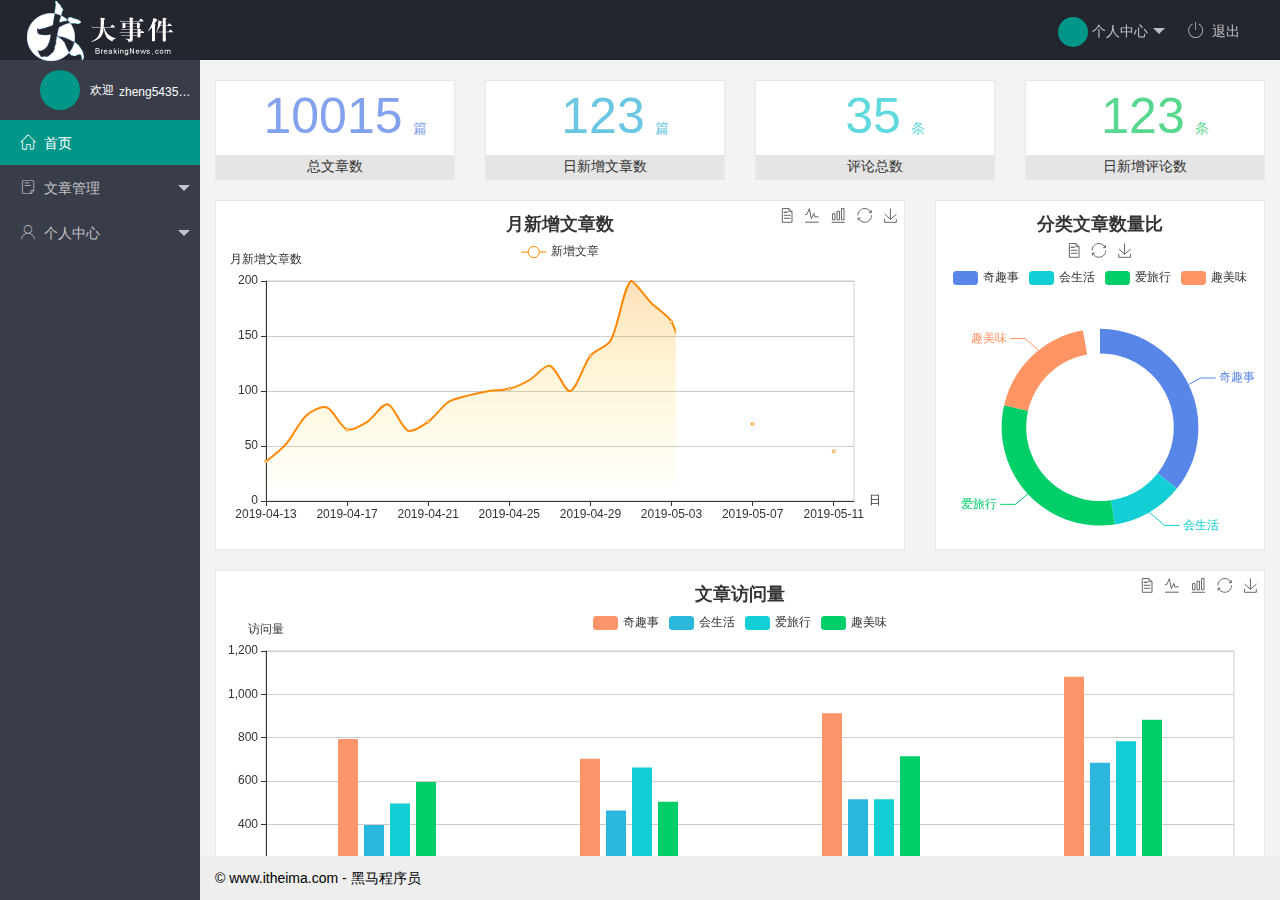
<file: index.html>
<!DOCTYPE html>
<html>

<head>
  <meta charset="utf-8">
  <meta name="viewport" content="width=device-width, initial-scale=1, maximum-scale=1">
  <title>后台主页</title>
  <link rel="stylesheet" href="/assets/lib/layui/css/layui.css">
  <link rel="stylesheet" href="/assets/fonts/iconfont.css">
  <link rel="stylesheet" href="/assets/css/index.css">
</head>

<body class="layui-layout-body">
  <div class="layui-layout layui-layout-admin">
    <div class="layui-header">
      <div class="layui-logo"><img src="/assets/images/logo.png" alt=""></div>
      <ul class="layui-nav layui-layout-right">
        <li class="layui-nav-item">
          <a href="javascript:;" class="user_center">
            <img src="/assets/images/sample.jpg" class="layui-nav-img">
            <i></i>
            个人中心
          </a>
          <dl class="layui-nav-child">
            <dd><a href="/user/basedata.html" target="fm">基本资料</a></dd>
            <dd><a href="/user/replaceImg.html" target="fm">更换头像</a></dd>
            <dd><a href="/user/repw.html" target="fm">重置密码</a></dd>
          </dl>
        </li>
        <li class="layui-nav-item"><a href="javascript:;" class="quit"><span class="iconfont icon-tuichu"></span>退出</a>
        </li>
      </ul>
    </div>

    <div class="layui-side layui-bg-black">
      <div class="layui-side-scroll">
        <div class="userinfo">
          <img src="/assets/images/sample.jpg" alt="">
          <p></p>
          <span>欢迎<i>zheng5435332453</i></span>
        </div>
        <!-- 左侧导航区域（可配合layui已有的垂直导航） -->
        <ul class="layui-nav layui-nav-tree" lay-filter="test" lay-shrink="all">
          <li class="layui-nav-item layui-this">
            <a class="" href="/home/dashboard.html" target="fm"><span class="iconfont icon-home"></span>首页</a>
          </li>
          <li class="layui-nav-item">
            <a href="javascript:;"><span class="iconfont icon-16"></span>文章管理</a>
            <dl class="layui-nav-child">
              <dd><a href="/article/category.html" target="fm"><i class="layui-icon layui-icon-app"></i> 文章类别</a></dd>
              <dd><a href="/article/list.html" target="fm"><i class="layui-icon layui-icon-app"></i> 文章列表</a></dd>
              <dd><a href="/article/add.html" target="fm"><i class="layui-icon layui-icon-app"></i> 发表文章</a></dd>
            </dl>
          </li>
          <li class="layui-nav-item">
            <a href="javascript:;"><span class="iconfont icon-user"></span>个人中心</a>
            <dl class="layui-nav-child">
              <dd><a href="/user/basedata.html" target="fm"><i class="layui-icon layui-icon-app"></i> 基本资料</a></dd>
              <dd><a href="/user/replaceImg.html" target="fm"><i class="layui-icon layui-icon-app"></i> 更换头像</a></dd>
              <dd><a href="/user/repw.html" target="fm"><i class="layui-icon layui-icon-app"></i> 重置密码</a></dd>
            </dl>
          </li>
        </ul>
      </div>
    </div>

    <div class="layui-body">
      <!-- 内容主体区域 -->
      <iframe src="/home/dashboard.html" name="fm" frameborder="0" width="100%" height="100%"></iframe>
    </div>

    <div class="layui-footer">
      <!-- 底部固定区域 -->
      © www.itheima.com - 黑马程序员
    </div>
  </div>
  <script src="/assets/lib/jquery.js"></script>
  <script src="/assets/lib/layui/layui.all.js"></script>
  <script src="/assets/js/baseAPI.js"></script>
  <script src="/assets/js/index.js"></script>
  <script>
    //JavaScript代码区域
    layui.use('element', function () {
      var element = layui.element;
    });
  </script>
</body>

</html>
</file>
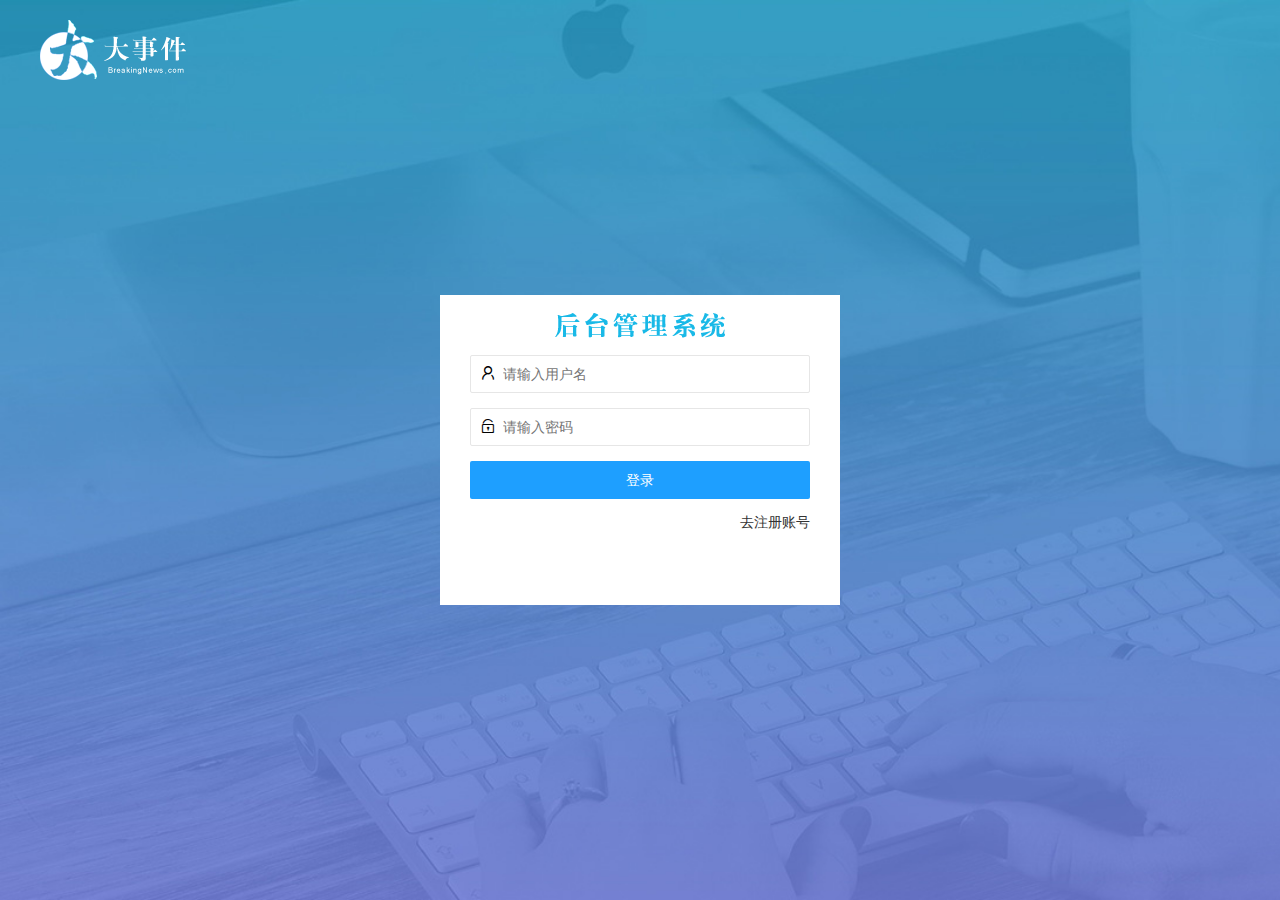
<file: login.html>
<!DOCTYPE html>
<html lang="en">

<head>
  <meta charset="UTF-8">
  <meta name="viewport" content="width=device-width, initial-scale=1.0">
  <title>Document</title>
  <link rel="stylesheet" href="./assets/lib/layui/css/layui.css">
  <link rel="stylesheet" href="./assets/css/login.css">
</head>

<body>
  <header>
    <img src="./assets/images/logo.png" alt="">
  </header>
  <div class="main">
    <div class="head">

    </div>
    <div class="body ">
      <form class="layui-form form_login" action="">
        <div class="layui-form-item">
          <i class="layui-icon layui-icon-username"></i>
          <input type="text" name="username" required lay-verify="required|username" placeholder="请输入用户名"
            autocomplete="off" class="layui-input">
        </div>
        <div class="layui-form-item">
          <i class="layui-icon layui-icon-password"></i>
          <input type="password" name="password" required lay-verify="required|changdu" placeholder="请输入密码"
            autocomplete="off" class="layui-input">
        </div>
        <div class="layui-form-item">
          <button class="layui-btn layui-btn-normal" lay-submit lay-filter="formDemo">登录</button>
        </div>
        <a href="javascript:;" class="link_register">去注册账号</a>
      </form>

      <form class="layui-form form_register" action="">
        <div class="layui-form-item">
          <i class="layui-icon layui-icon-username"></i>
          <input type="text" name="username" required lay-verify="required|username" placeholder="请输入用户名"
            autocomplete="off" class="layui-input">
        </div>
        <div class="layui-form-item">
          <i class="layui-icon layui-icon-password"></i>
          <input type="password" name="password" required lay-verify="required|changdu" placeholder="请输入密码"
            autocomplete="off" class="layui-input pwd">
        </div>
        <div class="layui-form-item">
          <i class="layui-icon layui-icon-password"></i>
          <input type="password" required lay-verify="same" placeholder="再次确认密码" autocomplete="off" class="layui-input">
        </div>
        <div class="layui-form-item">
          <button class="layui-btn layui-btn-normal" lay-submit lay-filter="formDemo">注册</button>
        </div>
        <a href="javascript:;" class="link_login">去登录</a>
      </form>
    </div>



  </div>

  <script src="./assets/lib/jquery.js"></script>
  <script src="./assets/lib/layui/layui.all.js"></script>
  <script src="./assets/js/baseAPI.js"></script>
  <script src="./assets/js/login.js"></script>
</body>

</html>
</file>
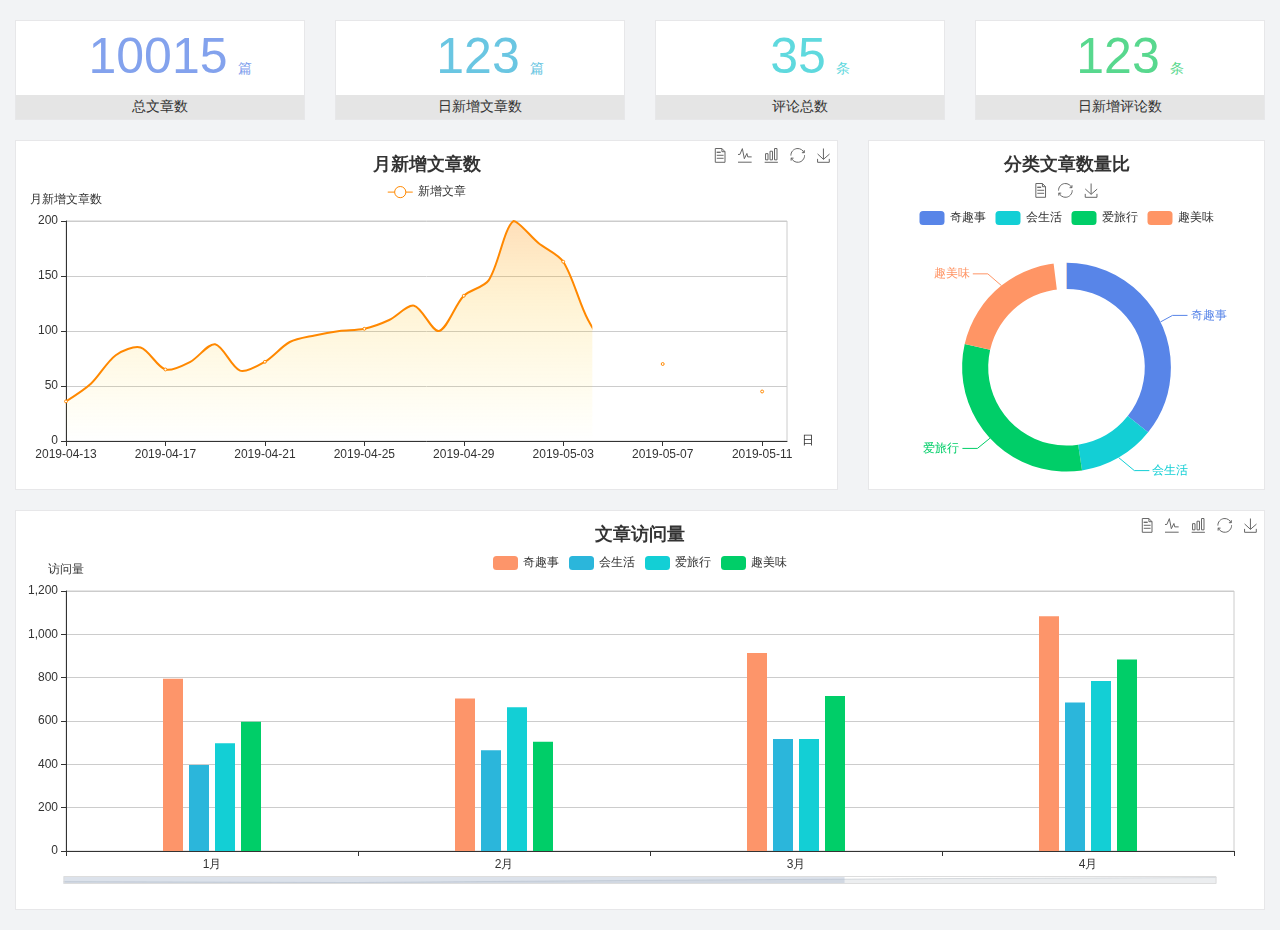
<file: home/dashboard.html>
<!DOCTYPE html>
<html lang="en">

<head>
  <meta charset="UTF-8">
  <meta name="viewport" content="width=device-width, initial-scale=1.0">
  <meta http-equiv="X-UA-Compatible" content="ie=edge">
  <title>图表统计</title>
  <link rel="stylesheet" href="../../assets/lib/bootstrap.css" />
  <link rel="stylesheet" href="../../assets/lib/main.css" />
  <script src="../../assets/lib/jquery.js"></script>
  <script type="text/javascript" src="../../assets/lib/echarts.min.js"></script>
</head>

<body>
  <div class="container-fluid">
    <div class="row spannel_list">
      <div class="col-sm-3 col-xs-6">
        <div class="spannel">
          <em>10015</em><span>篇</span>
          <b>总文章数</b>
        </div>
      </div>
      <div class="col-sm-3 col-xs-6">
        <div class="spannel scolor01">
          <em>123</em><span>篇</span>
          <b>日新增文章数</b>
        </div>
      </div>
      <div class="col-sm-3 col-xs-6">
        <div class="spannel scolor02">
          <em>35</em><span>条</span>
          <b>评论总数</b>
        </div>
      </div>
      <div class="col-sm-3 col-xs-6">
        <div class="spannel scolor03">
          <em>123</em><span>条</span>
          <b>日新增评论数</b>
        </div>
      </div>
    </div>
  </div>

  <div class="container-fluid">
    <div class="row curve-pie">
      <div class="col-lg-8 col-md-8">
        <div class="gragh_pannel" id="curve_show"></div>
      </div>
      <div class="col-lg-4 col-md-4">
        <div class="gragh_pannel" id="pie_show"></div>
      </div>
    </div>
  </div>

  <div class="container-fluid">
    <div class="column_pannel" id="column_show"></div>
  </div>

  <script>
    var oChart = echarts.init(document.getElementById('curve_show'));
    var aList_all = [
      { 'count': 36, 'date': '2019-04-13' },
      { 'count': 52, 'date': '2019-04-14' },
      { 'count': 78, 'date': '2019-04-15' },
      { 'count': 85, 'date': '2019-04-16' },
      { 'count': 65, 'date': '2019-04-17' },
      { 'count': 72, 'date': '2019-04-18' },
      { 'count': 88, 'date': '2019-04-19' },
      { 'count': 64, 'date': '2019-04-20' },
      { 'count': 72, 'date': '2019-04-21' },
      { 'count': 90, 'date': '2019-04-22' },
      { 'count': 96, 'date': '2019-04-23' },
      { 'count': 100, 'date': '2019-04-24' },
      { 'count': 102, 'date': '2019-04-25' },
      { 'count': 110, 'date': '2019-04-26' },
      { 'count': 123, 'date': '2019-04-27' },
      { 'count': 100, 'date': '2019-04-28' },
      { 'count': 132, 'date': '2019-04-29' },
      { 'count': 146, 'date': '2019-04-30' },
      { 'count': 200, 'date': '2019-05-01' },
      { 'count': 180, 'date': '2019-05-02' },
      { 'count': 163, 'date': '2019-05-03' },
      { 'count': 110, 'date': '2019-05-04' },
      { 'count': 80, 'date': '2019-05-05' },
      { 'count': 82, 'date': '2019-05-06' },
      { 'count': 70, 'date': '2019-05-07' },
      { 'count': 65, 'date': '2019-05-08' },
      { 'count': 54, 'date': '2019-05-09' },
      { 'count': 40, 'date': '2019-05-10' },
      { 'count': 45, 'date': '2019-05-11' },
      { 'count': 38, 'date': '2019-05-12' },
    ];

    let aCount = [];
    let aDate = [];

    for (var i = 0; i < aList_all.length; i++) {
      aCount.push(aList_all[i].count);
      aDate.push(aList_all[i].date);
    }

    var chartopt = {
      title: {
        text: '月新增文章数',
        left: 'center',
        top: '10'
      },
      tooltip: {
        trigger: 'axis'
      },
      legend: {
        data: ['新增文章'],
        top: '40'
      },
      toolbox: {
        show: true,
        feature: {
          mark: { show: true },
          dataView: { show: true, readOnly: false },
          magicType: { show: true, type: ['line', 'bar'] },
          restore: { show: true },
          saveAsImage: { show: true }
        }
      },
      calculable: true,
      xAxis: [
        {
          name: '日',
          type: 'category',
          boundaryGap: false,
          data: aDate
        }
      ],
      yAxis: [
        {
          name: '月新增文章数',
          type: 'value'
        }
      ],
      series: [
        {
          name: '新增文章',
          type: 'line',
          smooth: true,
          itemStyle: { normal: { areaStyle: { type: 'default' }, color: '#f80' }, lineStyle: { color: '#f80' } },
          data: aCount
        }],
      areaStyle: {
        normal: {
          color: new echarts.graphic.LinearGradient(0, 0, 0, 1, [{
            offset: 0,
            color: 'rgba(255,136,0,0.39)'
          }, {
            offset: .34,
            color: 'rgba(255,180,0,0.25)'
          }, {
            offset: 1,
            color: 'rgba(255,222,0,0.00)'
          }])

        }
      },
      grid: {
        show: true,
        x: 50,
        x2: 50,
        y: 80,
        height: 220
      }
    };

    oChart.setOption(chartopt);


    var oPie = echarts.init(document.getElementById('pie_show'));
    var oPieopt =
    {
      title: {
        top: 10,
        text: '分类文章数量比',
        x: 'center'
      },
      tooltip: {
        trigger: 'item',
        formatter: "{a} <br/>{b} : {c} ({d}%)"
      },
      color: ['#5885e8', '#13cfd5', '#00ce68', '#ff9565'],
      legend: {
        x: 'center',
        top: 65,
        data: ['奇趣事', '会生活', '爱旅行', '趣美味']
      },
      toolbox: {
        show: true,
        x: 'center',
        top: 35,
        feature: {
          mark: { show: true },
          dataView: { show: true, readOnly: false },
          magicType: {
            show: true,
            type: ['pie', 'funnel'],
            option: {
              funnel: {
                x: '25%',
                width: '50%',
                funnelAlign: 'left',
                max: 1548
              }
            }
          },
          restore: { show: true },
          saveAsImage: { show: true }
        }
      },
      calculable: true,
      series: [
        {
          name: '访问来源',
          type: 'pie',
          radius: ['45%', '60%'],
          center: ['50%', '65%'],
          data: [
            { value: 300, name: '奇趣事' },
            { value: 100, name: '会生活' },
            { value: 260, name: '爱旅行' },
            { value: 180, name: '趣美味' }
          ]
        }
      ]
    };
    oPie.setOption(oPieopt);



    var oColumn = this.echarts.init(document.getElementById('column_show'));
    var oColumnopt =
    {
      title: {
        text: '文章访问量',
        left: 'center',
        top: '10'
      },
      tooltip: {
        trigger: 'axis'
      },
      legend: {
        data: ['奇趣事', '会生活', '爱旅行', '趣美味'],
        top: '40'
      },
      toolbox: {
        show: true,
        feature: {
          mark: { show: true },
          dataView: { show: true, readOnly: false },
          magicType: { show: true, type: ['line', 'bar'] },
          restore: { show: true },
          saveAsImage: { show: true }
        }
      },
      calculable: true,
      xAxis: [
        {
          type: 'category',
          data: ['1月', '2月', '3月', '4月', '5月']
        }
      ],
      yAxis: [
        {
          name: '访问量',
          type: 'value'
        }
      ],
      series: [
        {
          name: '奇趣事',
          type: 'bar',
          barWidth: 20,
          itemStyle: {
            normal: { areaStyle: { type: 'default' }, color: '#fd956a' }
          },
          data: [800, 708, 920, 1090, 1200]
        },
        {
          name: '会生活',
          type: 'bar',
          barWidth: 20,
          itemStyle: {
            normal: { areaStyle: { type: 'default' }, color: '#2bb6db' }
          },
          data: [400, 468, 520, 690, 800]
        },
        {
          name: '爱旅行',
          type: 'bar',
          barWidth: 20,
          itemStyle: {
            normal: { areaStyle: { type: 'default' }, color: '#13cfd5' }
          },
          data: [500, 668, 520, 790, 900]
        },
        {
          name: '趣美味',
          type: 'bar',
          barWidth: 20,
          itemStyle: {
            normal: { areaStyle: { type: 'default' }, color: '#00ce68' }
          },
          data: [600, 508, 720, 890, 1000]
        }
      ],
      grid: {
        show: true,
        x: 50,
        x2: 30,
        y: 80,
        height: 260
      },
      dataZoom: [//给x轴设置滚动条
        {
          start: 0,//默认为0
          end: 100 - 1000 / 31,//默认为100
          type: 'slider',
          show: true,
          xAxisIndex: [0],
          handleSize: 0,//滑动条的 左右2个滑动条的大小
          height: 8,//组件高度
          left: 45, //左边的距离
          right: 50,//右边的距离
          bottom: 26,//右边的距离
          handleColor: '#ddd',//h滑动图标的颜色
          handleStyle: {
            borderColor: "#cacaca",
            borderWidth: "1",
            shadowBlur: 2,
            background: "#ddd",
            shadowColor: "#ddd",
          }
        }]
    };
    oColumn.setOption(oColumnopt);
  </script>
</body>

</html>
</file>
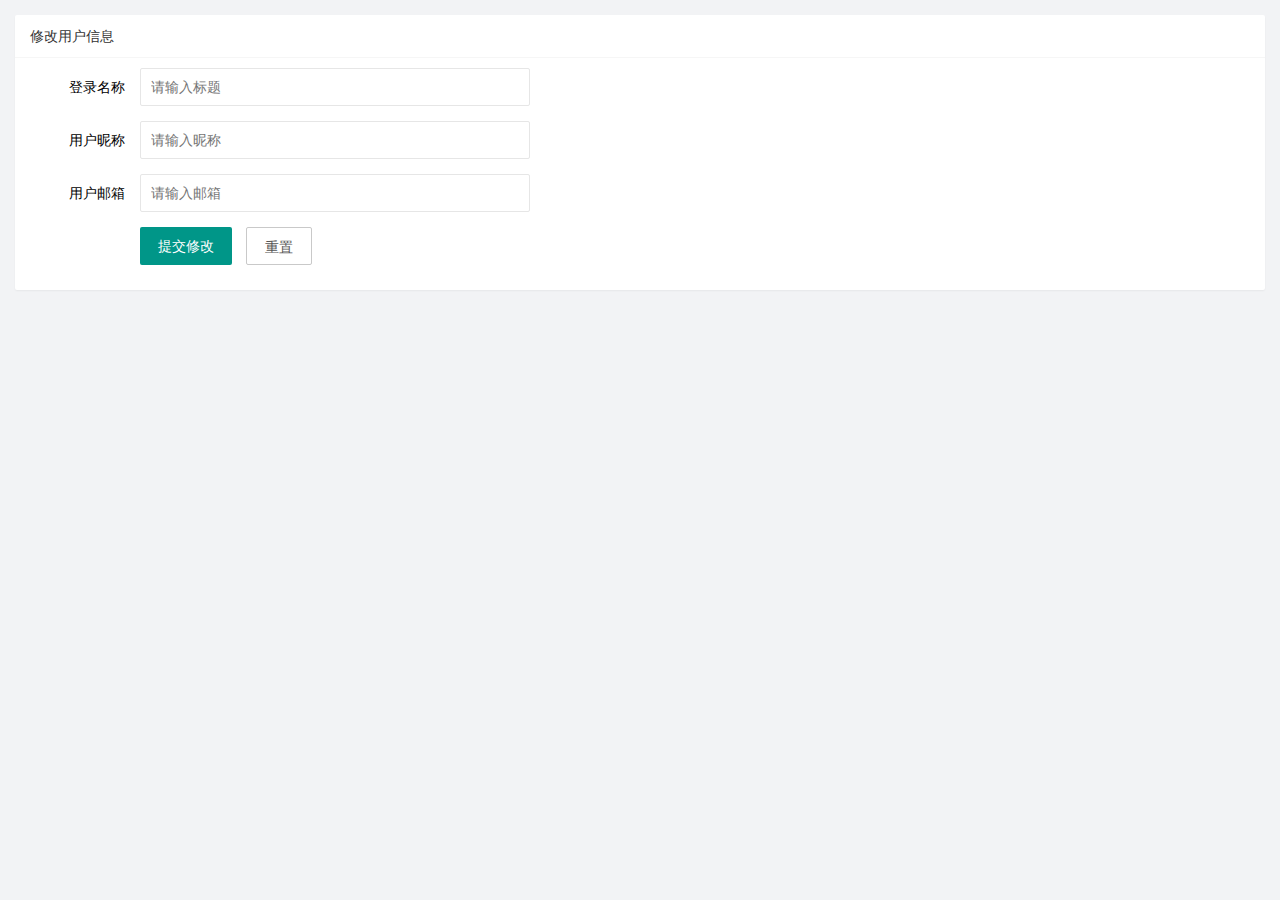
<file: user/basedata.html>
<!DOCTYPE html>
<html lang="en">

<head>
  <meta charset="UTF-8">
  <meta name="viewport" content="width=device-width, initial-scale=1.0">
  <title>Document</title>
  <link rel="stylesheet" href="/assets/lib/layui/css/layui.css">
  <link rel="stylesheet" href="/user/css/basedata.css">
</head>

<body>
  <div class="layui-card">
    <div class="layui-card-header">修改用户信息</div>
    <div class="layui-card-body">
      <form class="layui-form" lay-filter="formbasedata">
        <div class="layui-form-item">
          <label class="layui-form-label">登录名称</label>
          <div class="layui-input-block">
            <input type="text" name="username" required lay-verify="required" placeholder="请输入标题" autocomplete="off"
              class="layui-input" disabled>
          </div>
        </div>
        <div class="layui-form-item">
          <label class="layui-form-label">用户昵称</label>
          <div class="layui-input-block">
            <input type="text" name="nickname" required lay-verify="required" placeholder="请输入昵称" autocomplete="off"
              class="layui-input">
          </div>
        </div>
        <div class="layui-form-item">
          <label class="layui-form-label">用户邮箱</label>
          <div class="layui-input-block">
            <input type="text" name="email" required lay-verify="required|email" placeholder="请输入邮箱" autocomplete="off"
              class="layui-input">
          </div>
        </div>
        <div class="layui-form-item">
          <div class="layui-input-block">
            <input type="hidden" name="id">
            <button class="layui-btn" lay-submit lay-filter="formDemo">提交修改</button>
            <button type="reset" class="layui-btn layui-btn-primary">重置</button>
          </div>
        </div>
      </form>
    </div>
  </div>

  <script src="/assets/lib/jquery.js"></script>
  <script src="/assets/lib/layui/layui.all.js"></script>
  <script src="/assets/js/baseAPI.js"></script>
  <script src="/user/js/basedata.js"></script>
</body>

</html>
</file>
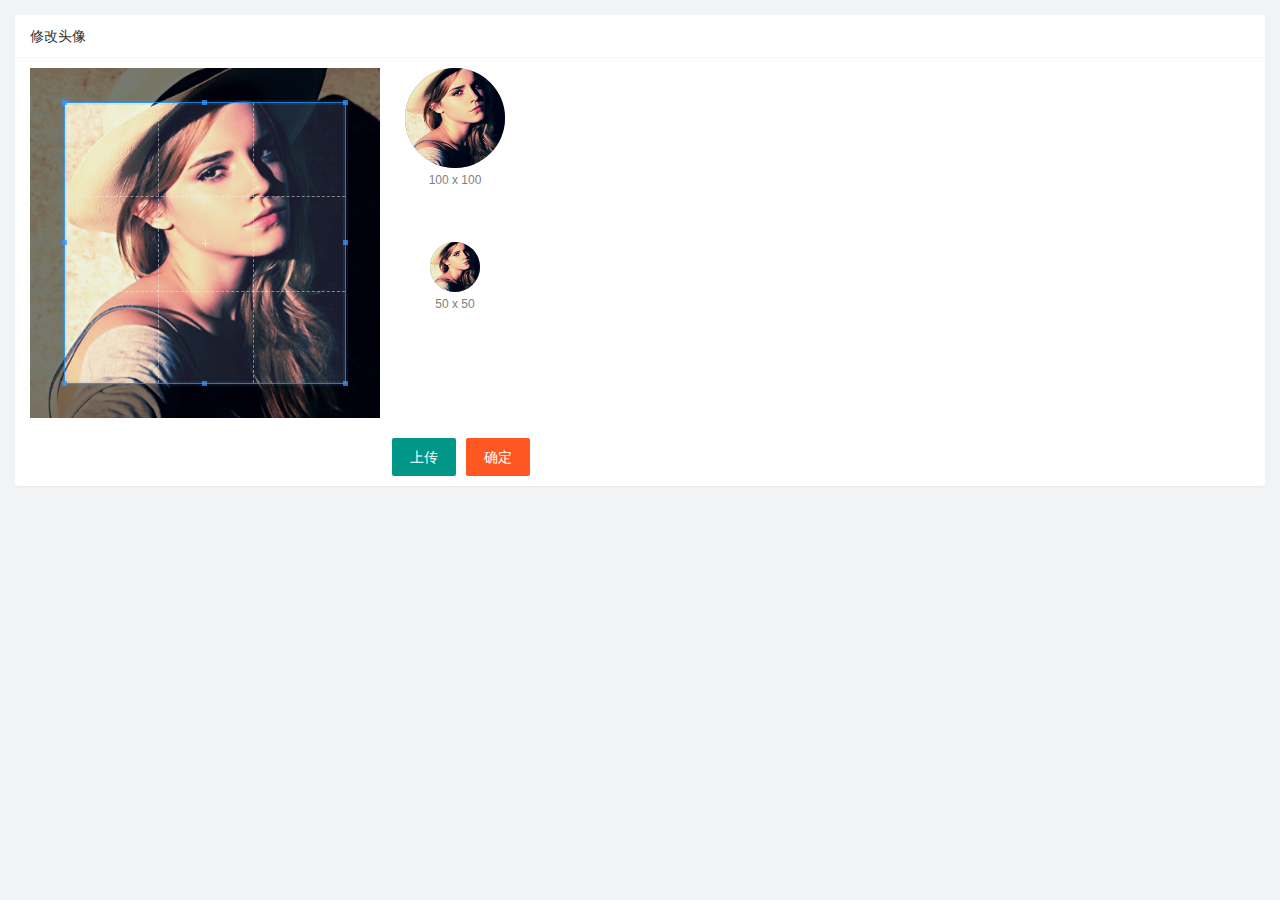
<file: user/replaceImg.html>
<!DOCTYPE html>
<html lang="en">

<head>
  <meta charset="UTF-8">
  <meta name="viewport" content="width=device-width, initial-scale=1.0">
  <title>Document</title>
  <link rel="stylesheet" href="/assets/lib/layui/css/layui.css">
  <link rel="stylesheet" href="/assets/lib/cropper/cropper.css">
  <link rel="stylesheet" href="/user/css/replaceImg.css">
</head>

<body>
  <div class="layui-card">
    <div class="layui-card-header">修改头像</div>
    <div class="layui-card-body">
      <!-- 第一行的图片裁剪和预览区域 -->
      <div class="row1">
        <!-- 图片裁剪区域 -->
        <div class="cropper-box">
          <!-- 这个 img 标签很重要，将来会把它初始化为裁剪区域 -->
          <img id="image" src="/assets/images/sample.jpg" />
        </div>
        <!-- 图片的预览区域 -->
        <div class="preview-box">
          <div>
            <!-- 宽高为 100px 的预览区域 -->
            <div class="img-preview w100"></div>
            <p class="size">100 x 100</p>
          </div>
          <div>
            <!-- 宽高为 50px 的预览区域 -->
            <div class="img-preview w50"></div>
            <p class="size">50 x 50</p>
          </div>
        </div>
      </div>

      <!-- 第二行的按钮区域 -->
      <div class="row2">
        <input type="file" accept="image/*" style="display: none;">
        <button type="button" class="layui-btn">上传</button>
        <button type="button" class="layui-btn layui-btn-danger">确定</button>
      </div>
    </div>
  </div>

  <script src="/assets/lib/jquery.js"></script>
  <script src="/assets/lib/cropper/Cropper.js"></script>
  <script src="/assets/lib/cropper/jquery-cropper.js"></script>
  <script src="/assets/lib/layui/layui.all.js"></script>
  <script src="/assets/js/baseAPI.js"></script>
  <script src="/user/js/replaceImg.js"></script>
</body>

</html>
</file>
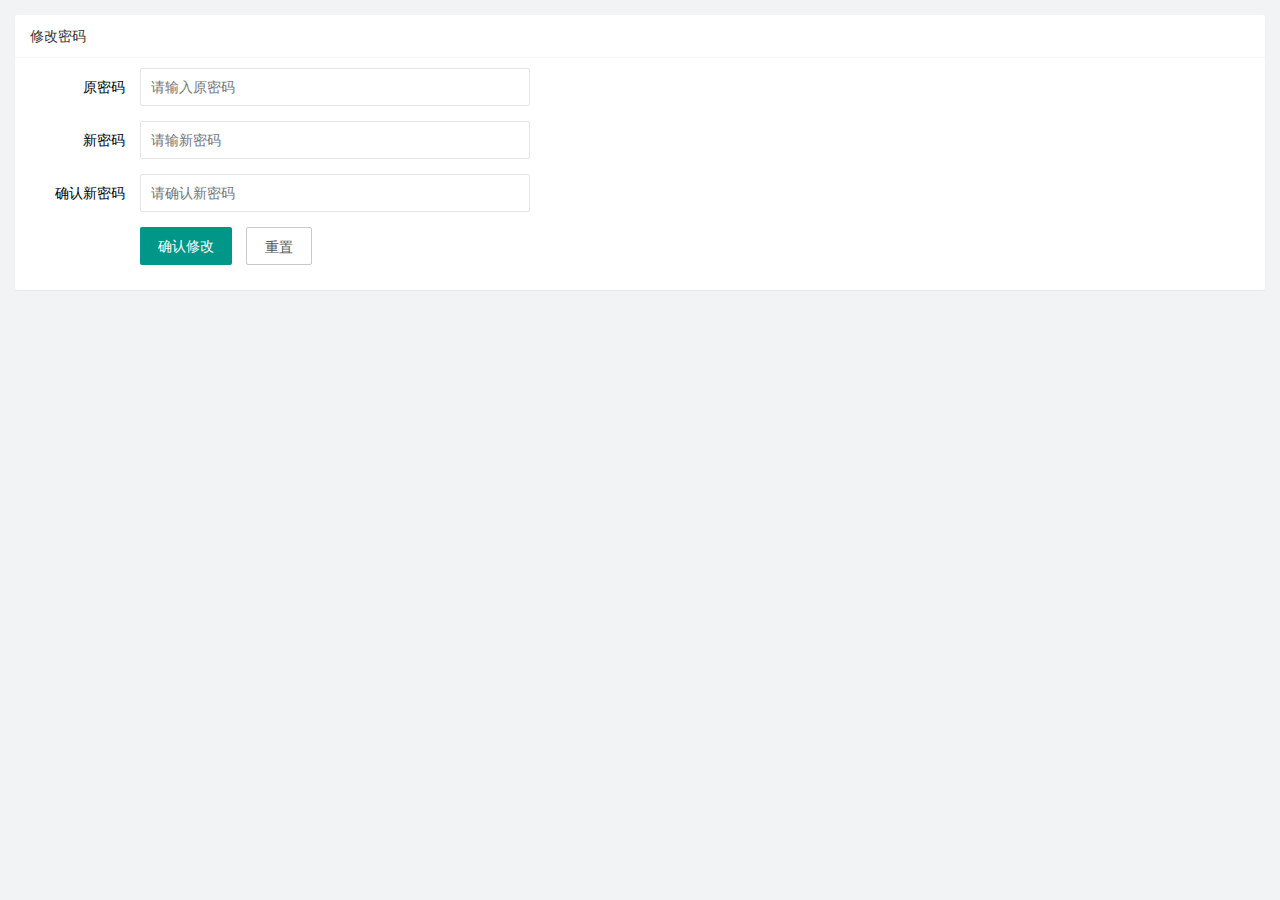
<file: user/repw.html>
<!DOCTYPE html>
<html lang="en">

<head>
  <meta charset="UTF-8">
  <meta name="viewport" content="width=device-width, initial-scale=1.0">
  <title>Document</title>
  <link rel="stylesheet" href="/assets/lib/layui/css/layui.css">
  <link rel="stylesheet" href="/user/css/basedata.css">

</head>

<body>
  <div class="layui-card">
    <div class="layui-card-header">修改密码</div>
    <div class="layui-card-body">
      <form class="layui-form" action="">
        <div class="layui-form-item">
          <label class="layui-form-label">原密码</label>
          <div class="layui-input-block">
            <input type="text" name="oldPwd" required lay-verify="required" placeholder="请输入原密码" autocomplete="off"
              class="layui-input">
          </div>
        </div>
        <div class="layui-form-item">
          <label class="layui-form-label">新密码</label>
          <div class="layui-input-block">
            <input type="password" name="newPwd" required lay-verify="required|same|changdu" placeholder="请输新密码"
              autocomplete="off" class="layui-input">
          </div>
        </div>
        <div class="layui-form-item">
          <label class="layui-form-label">确认新密码</label>
          <div class="layui-input-block">
            <input type="password" required lay-verify="required|repwd" placeholder="请确认新密码" autocomplete="off"
              class="layui-input">
          </div>
        </div>
        <div class="layui-form-item">
          <div class="layui-input-block">
            <button class="layui-btn" lay-submit lay-filter="formDemo">确认修改</button>
            <button type="reset" class="layui-btn layui-btn-primary">重置</button>
          </div>
        </div>
      </form>
    </div>
  </div>
  <script src="/assets/lib/jquery.js"></script>
  <script src="/assets/lib/layui/layui.all.js"></script>
  <script src="/assets/js/baseAPI.js"></script>
  <script src="/user/js/repw.js"></script>
</body>

</html>
</file>
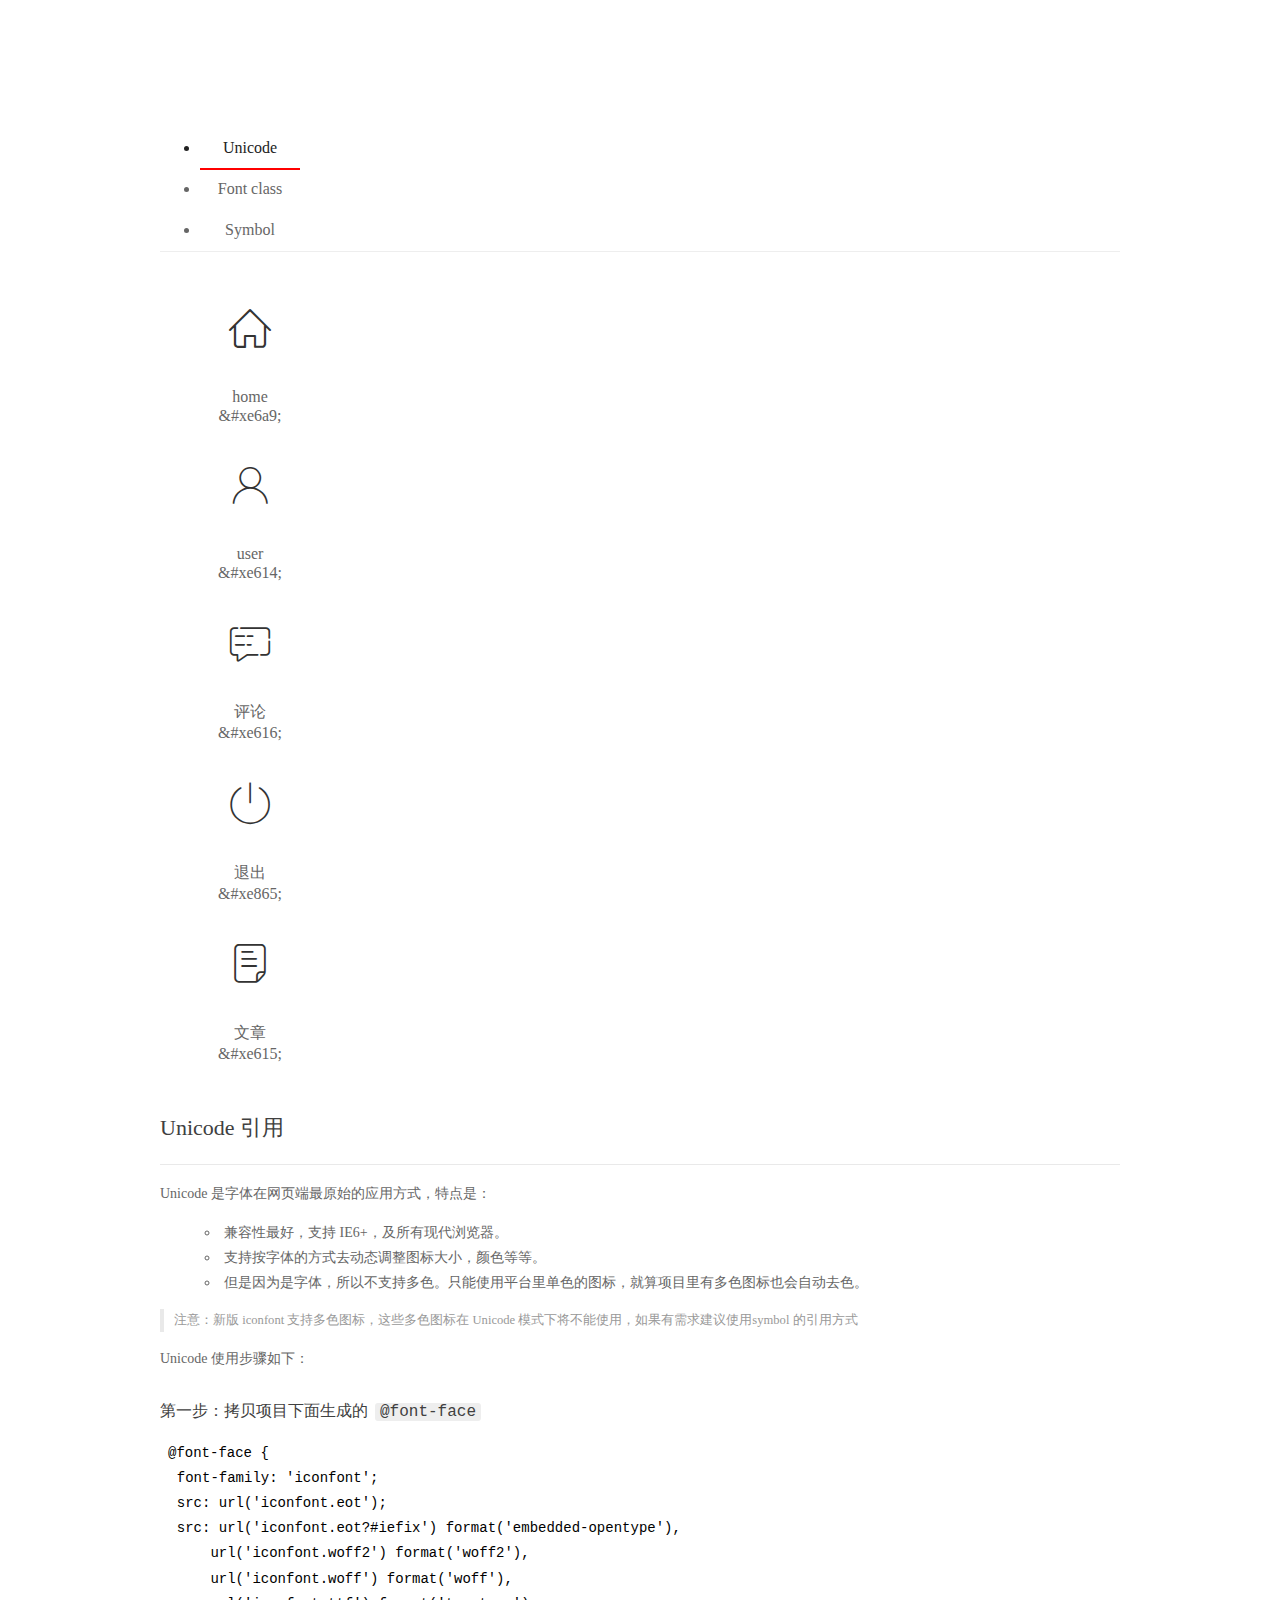
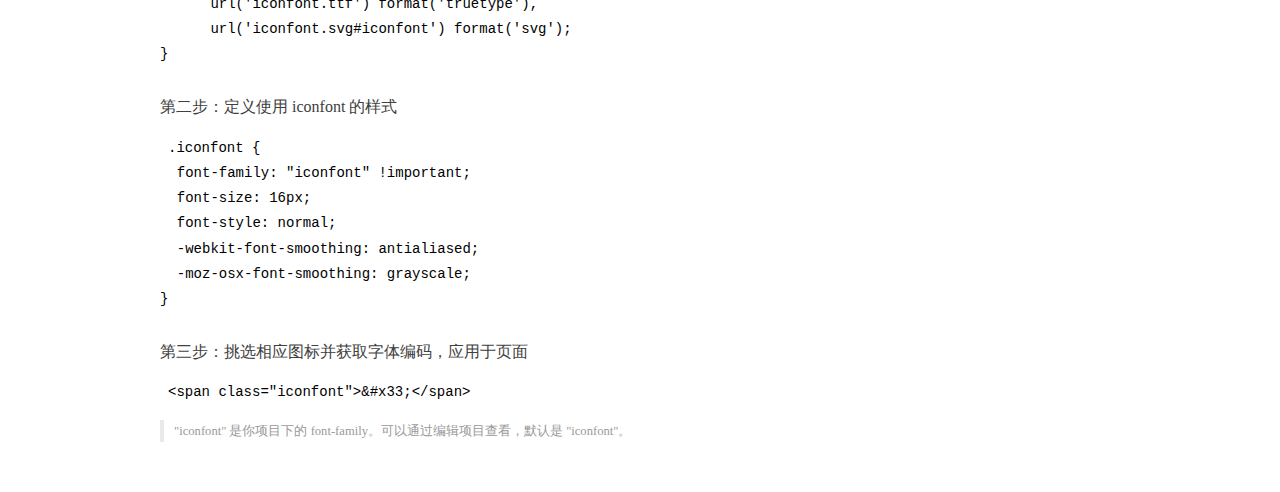
<file: assets/fonts/demo_index.html>
<!DOCTYPE html>
<html>
<head>
  <meta charset="utf-8"/>
  <title>IconFont Demo</title>
  <link rel="shortcut icon" href="https://gtms04.alicdn.com/tps/i4/TB1_oz6GVXXXXaFXpXXJDFnIXXX-64-64.ico" type="image/x-icon"/>
  <link rel="stylesheet" href="https://g.alicdn.com/thx/cube/1.3.2/cube.min.css">
  <link rel="stylesheet" href="demo.css">
  <link rel="stylesheet" href="iconfont.css">
  <script src="iconfont.js"></script>
  <!-- jQuery -->
  <script src="https://a1.alicdn.com/oss/uploads/2018/12/26/7bfddb60-08e8-11e9-9b04-53e73bb6408b.js"></script>
  <!-- 代码高亮 -->
  <script src="https://a1.alicdn.com/oss/uploads/2018/12/26/a3f714d0-08e6-11e9-8a15-ebf944d7534c.js"></script>
</head>
<body>
  <div class="main">
    <h1 class="logo"><a href="https://www.iconfont.cn/" title="iconfont 首页" target="_blank">&#xe86b;</a></h1>
    <div class="nav-tabs">
      <ul id="tabs" class="dib-box">
        <li class="dib active"><span>Unicode</span></li>
        <li class="dib"><span>Font class</span></li>
        <li class="dib"><span>Symbol</span></li>
      </ul>
      
    </div>
    <div class="tab-container">
      <div class="content unicode" style="display: block;">
          <ul class="icon_lists dib-box">
          
            <li class="dib">
              <span class="icon iconfont">&#xe6a9;</span>
                <div class="name">home</div>
                <div class="code-name">&amp;#xe6a9;</div>
              </li>
          
            <li class="dib">
              <span class="icon iconfont">&#xe614;</span>
                <div class="name">user</div>
                <div class="code-name">&amp;#xe614;</div>
              </li>
          
            <li class="dib">
              <span class="icon iconfont">&#xe616;</span>
                <div class="name">评论</div>
                <div class="code-name">&amp;#xe616;</div>
              </li>
          
            <li class="dib">
              <span class="icon iconfont">&#xe865;</span>
                <div class="name">退出</div>
                <div class="code-name">&amp;#xe865;</div>
              </li>
          
            <li class="dib">
              <span class="icon iconfont">&#xe615;</span>
                <div class="name">文章</div>
                <div class="code-name">&amp;#xe615;</div>
              </li>
          
          </ul>
          <div class="article markdown">
          <h2 id="unicode-">Unicode 引用</h2>
          <hr>

          <p>Unicode 是字体在网页端最原始的应用方式，特点是：</p>
          <ul>
            <li>兼容性最好，支持 IE6+，及所有现代浏览器。</li>
            <li>支持按字体的方式去动态调整图标大小，颜色等等。</li>
            <li>但是因为是字体，所以不支持多色。只能使用平台里单色的图标，就算项目里有多色图标也会自动去色。</li>
          </ul>
          <blockquote>
            <p>注意：新版 iconfont 支持多色图标，这些多色图标在 Unicode 模式下将不能使用，如果有需求建议使用symbol 的引用方式</p>
          </blockquote>
          <p>Unicode 使用步骤如下：</p>
          <h3 id="-font-face">第一步：拷贝项目下面生成的 <code>@font-face</code></h3>
<pre><code class="language-css"
>@font-face {
  font-family: 'iconfont';
  src: url('iconfont.eot');
  src: url('iconfont.eot?#iefix') format('embedded-opentype'),
      url('iconfont.woff2') format('woff2'),
      url('iconfont.woff') format('woff'),
      url('iconfont.ttf') format('truetype'),
      url('iconfont.svg#iconfont') format('svg');
}
</code></pre>
          <h3 id="-iconfont-">第二步：定义使用 iconfont 的样式</h3>
<pre><code class="language-css"
>.iconfont {
  font-family: "iconfont" !important;
  font-size: 16px;
  font-style: normal;
  -webkit-font-smoothing: antialiased;
  -moz-osx-font-smoothing: grayscale;
}
</code></pre>
          <h3 id="-">第三步：挑选相应图标并获取字体编码，应用于页面</h3>
<pre>
<code class="language-html"
>&lt;span class="iconfont"&gt;&amp;#x33;&lt;/span&gt;
</code></pre>
          <blockquote>
            <p>"iconfont" 是你项目下的 font-family。可以通过编辑项目查看，默认是 "iconfont"。</p>
          </blockquote>
          </div>
      </div>
      <div class="content font-class">
        <ul class="icon_lists dib-box">
          
          <li class="dib">
            <span class="icon iconfont icon-home"></span>
            <div class="name">
              home
            </div>
            <div class="code-name">.icon-home
            </div>
          </li>
          
          <li class="dib">
            <span class="icon iconfont icon-user"></span>
            <div class="name">
              user
            </div>
            <div class="code-name">.icon-user
            </div>
          </li>
          
          <li class="dib">
            <span class="icon iconfont icon-pinglun"></span>
            <div class="name">
              评论
            </div>
            <div class="code-name">.icon-pinglun
            </div>
          </li>
          
          <li class="dib">
            <span class="icon iconfont icon-tuichu"></span>
            <div class="name">
              退出
            </div>
            <div class="code-name">.icon-tuichu
            </div>
          </li>
          
          <li class="dib">
            <span class="icon iconfont icon-16"></span>
            <div class="name">
              文章
            </div>
            <div class="code-name">.icon-16
            </div>
          </li>
          
        </ul>
        <div class="article markdown">
        <h2 id="font-class-">font-class 引用</h2>
        <hr>

        <p>font-class 是 Unicode 使用方式的一种变种，主要是解决 Unicode 书写不直观，语意不明确的问题。</p>
        <p>与 Unicode 使用方式相比，具有如下特点：</p>
        <ul>
          <li>兼容性良好，支持 IE8+，及所有现代浏览器。</li>
          <li>相比于 Unicode 语意明确，书写更直观。可以很容易分辨这个 icon 是什么。</li>
          <li>因为使用 class 来定义图标，所以当要替换图标时，只需要修改 class 里面的 Unicode 引用。</li>
          <li>不过因为本质上还是使用的字体，所以多色图标还是不支持的。</li>
        </ul>
        <p>使用步骤如下：</p>
        <h3 id="-fontclass-">第一步：引入项目下面生成的 fontclass 代码：</h3>
<pre><code class="language-html">&lt;link rel="stylesheet" href="./iconfont.css"&gt;
</code></pre>
        <h3 id="-">第二步：挑选相应图标并获取类名，应用于页面：</h3>
<pre><code class="language-html">&lt;span class="iconfont icon-xxx"&gt;&lt;/span&gt;
</code></pre>
        <blockquote>
          <p>"
            iconfont" 是你项目下的 font-family。可以通过编辑项目查看，默认是 "iconfont"。</p>
        </blockquote>
      </div>
      </div>
      <div class="content symbol">
          <ul class="icon_lists dib-box">
          
            <li class="dib">
                <svg class="icon svg-icon" aria-hidden="true">
                  <use xlink:href="#icon-home"></use>
                </svg>
                <div class="name">home</div>
                <div class="code-name">#icon-home</div>
            </li>
          
            <li class="dib">
                <svg class="icon svg-icon" aria-hidden="true">
                  <use xlink:href="#icon-user"></use>
                </svg>
                <div class="name">user</div>
                <div class="code-name">#icon-user</div>
            </li>
          
            <li class="dib">
                <svg class="icon svg-icon" aria-hidden="true">
                  <use xlink:href="#icon-pinglun"></use>
                </svg>
                <div class="name">评论</div>
                <div class="code-name">#icon-pinglun</div>
            </li>
          
            <li class="dib">
                <svg class="icon svg-icon" aria-hidden="true">
                  <use xlink:href="#icon-tuichu"></use>
                </svg>
                <div class="name">退出</div>
                <div class="code-name">#icon-tuichu</div>
            </li>
          
            <li class="dib">
                <svg class="icon svg-icon" aria-hidden="true">
                  <use xlink:href="#icon-16"></use>
                </svg>
                <div class="name">文章</div>
                <div class="code-name">#icon-16</div>
            </li>
          
          </ul>
          <div class="article markdown">
          <h2 id="symbol-">Symbol 引用</h2>
          <hr>

          <p>这是一种全新的使用方式，应该说这才是未来的主流，也是平台目前推荐的用法。相关介绍可以参考这篇<a href="">文章</a>
            这种用法其实是做了一个 SVG 的集合，与另外两种相比具有如下特点：</p>
          <ul>
            <li>支持多色图标了，不再受单色限制。</li>
            <li>通过一些技巧，支持像字体那样，通过 <code>font-size</code>, <code>color</code> 来调整样式。</li>
            <li>兼容性较差，支持 IE9+，及现代浏览器。</li>
            <li>浏览器渲染 SVG 的性能一般，还不如 png。</li>
          </ul>
          <p>使用步骤如下：</p>
          <h3 id="-symbol-">第一步：引入项目下面生成的 symbol 代码：</h3>
<pre><code class="language-html">&lt;script src="./iconfont.js"&gt;&lt;/script&gt;
</code></pre>
          <h3 id="-css-">第二步：加入通用 CSS 代码（引入一次就行）：</h3>
<pre><code class="language-html">&lt;style&gt;
.icon {
  width: 1em;
  height: 1em;
  vertical-align: -0.15em;
  fill: currentColor;
  overflow: hidden;
}
&lt;/style&gt;
</code></pre>
          <h3 id="-">第三步：挑选相应图标并获取类名，应用于页面：</h3>
<pre><code class="language-html">&lt;svg class="icon" aria-hidden="true"&gt;
  &lt;use xlink:href="#icon-xxx"&gt;&lt;/use&gt;
&lt;/svg&gt;
</code></pre>
          </div>
      </div>

    </div>
  </div>
  <script>
  $(document).ready(function () {
      $('.tab-container .content:first').show()

      $('#tabs li').click(function (e) {
        var tabContent = $('.tab-container .content')
        var index = $(this).index()

        if ($(this).hasClass('active')) {
          return
        } else {
          $('#tabs li').removeClass('active')
          $(this).addClass('active')

          tabContent.hide().eq(index).fadeIn()
        }
      })
    })
  </script>
</body>
</html>
</file>
<file: assets/lib/layui/css/layui.css>
/** layui-v2.5.5 MIT License By https://www.layui.com */
 .layui-inline,img{display:inline-block;vertical-align:middle}h1,h2,h3,h4,h5,h6{font-weight:400}.layui-edge,.layui-header,.layui-inline,.layui-main{position:relative}.layui-body,.layui-edge,.layui-elip{overflow:hidden}.layui-btn,.layui-edge,.layui-inline,img{vertical-align:middle}.layui-btn,.layui-disabled,.layui-icon,.layui-unselect{-moz-user-select:none;-webkit-user-select:none;-ms-user-select:none}.layui-elip,.layui-form-checkbox span,.layui-form-pane .layui-form-label{text-overflow:ellipsis;white-space:nowrap}.layui-breadcrumb,.layui-tree-btnGroup{visibility:hidden}blockquote,body,button,dd,div,dl,dt,form,h1,h2,h3,h4,h5,h6,input,li,ol,p,pre,td,textarea,th,ul{margin:0;padding:0;-webkit-tap-highlight-color:rgba(0,0,0,0)}a:active,a:hover{outline:0}img{border:none}li{list-style:none}table{border-collapse:collapse;border-spacing:0}h4,h5,h6{font-size:100%}button,input,optgroup,option,select,textarea{font-family:inherit;font-size:inherit;font-style:inherit;font-weight:inherit;outline:0}pre{white-space:pre-wrap;white-space:-moz-pre-wrap;white-space:-pre-wrap;white-space:-o-pre-wrap;word-wrap:break-word}body{line-height:24px;font:14px Helvetica Neue,Helvetica,PingFang SC,Tahoma,Arial,sans-serif}hr{height:1px;margin:10px 0;border:0;clear:both}a{color:#333;text-decoration:none}a:hover{color:#777}a cite{font-style:normal;*cursor:pointer}.layui-border-box,.layui-border-box *{box-sizing:border-box}.layui-box,.layui-box *{box-sizing:content-box}.layui-clear{clear:both;*zoom:1}.layui-clear:after{content:'\20';clear:both;*zoom:1;display:block;height:0}.layui-inline{*display:inline;*zoom:1}.layui-edge{display:inline-block;width:0;height:0;border-width:6px;border-style:dashed;border-color:transparent}.layui-edge-top{top:-4px;border-bottom-color:#999;border-bottom-style:solid}.layui-edge-right{border-left-color:#999;border-left-style:solid}.layui-edge-bottom{top:2px;border-top-color:#999;border-top-style:solid}.layui-edge-left{border-right-color:#999;border-right-style:solid}.layui-disabled,.layui-disabled:hover{color:#d2d2d2!important;cursor:not-allowed!important}.layui-circle{border-radius:100%}.layui-show{display:block!important}.layui-hide{display:none!important}@font-face{font-family:layui-icon;src:url(../font/iconfont.eot?v=250);src:url(../font/iconfont.eot?v=250#iefix) format('embedded-opentype'),url(../font/iconfont.woff2?v=250) format('woff2'),url(../font/iconfont.woff?v=250) format('woff'),url(../font/iconfont.ttf?v=250) format('truetype'),url(../font/iconfont.svg?v=250#layui-icon) format('svg')}.layui-icon{font-family:layui-icon!important;font-size:16px;font-style:normal;-webkit-font-smoothing:antialiased;-moz-osx-font-smoothing:grayscale}.layui-icon-reply-fill:before{content:"\e611"}.layui-icon-set-fill:before{content:"\e614"}.layui-icon-menu-fill:before{content:"\e60f"}.layui-icon-search:before{content:"\e615"}.layui-icon-share:before{content:"\e641"}.layui-icon-set-sm:before{content:"\e620"}.layui-icon-engine:before{content:"\e628"}.layui-icon-close:before{content:"\1006"}.layui-icon-close-fill:before{content:"\1007"}.layui-icon-chart-screen:before{content:"\e629"}.layui-icon-star:before{content:"\e600"}.layui-icon-circle-dot:before{content:"\e617"}.layui-icon-chat:before{content:"\e606"}.layui-icon-release:before{content:"\e609"}.layui-icon-list:before{content:"\e60a"}.layui-icon-chart:before{content:"\e62c"}.layui-icon-ok-circle:before{content:"\1005"}.layui-icon-layim-theme:before{content:"\e61b"}.layui-icon-table:before{content:"\e62d"}.layui-icon-right:before{content:"\e602"}.layui-icon-left:before{content:"\e603"}.layui-icon-cart-simple:before{content:"\e698"}.layui-icon-face-cry:before{content:"\e69c"}.layui-icon-face-smile:before{content:"\e6af"}.layui-icon-survey:before{content:"\e6b2"}.layui-icon-tree:before{content:"\e62e"}.layui-icon-upload-circle:before{content:"\e62f"}.layui-icon-add-circle:before{content:"\e61f"}.layui-icon-download-circle:before{content:"\e601"}.layui-icon-templeate-1:before{content:"\e630"}.layui-icon-util:before{content:"\e631"}.layui-icon-face-surprised:before{content:"\e664"}.layui-icon-edit:before{content:"\e642"}.layui-icon-speaker:before{content:"\e645"}.layui-icon-down:before{content:"\e61a"}.layui-icon-file:before{content:"\e621"}.layui-icon-layouts:before{content:"\e632"}.layui-icon-rate-half:before{content:"\e6c9"}.layui-icon-add-circle-fine:before{content:"\e608"}.layui-icon-prev-circle:before{content:"\e633"}.layui-icon-read:before{content:"\e705"}.layui-icon-404:before{content:"\e61c"}.layui-icon-carousel:before{content:"\e634"}.layui-icon-help:before{content:"\e607"}.layui-icon-code-circle:before{content:"\e635"}.layui-icon-water:before{content:"\e636"}.layui-icon-username:before{content:"\e66f"}.layui-icon-find-fill:before{content:"\e670"}.layui-icon-about:before{content:"\e60b"}.layui-icon-location:before{content:"\e715"}.layui-icon-up:before{content:"\e619"}.layui-icon-pause:before{content:"\e651"}.layui-icon-date:before{content:"\e637"}.layui-icon-layim-uploadfile:before{content:"\e61d"}.layui-icon-delete:before{content:"\e640"}.layui-icon-play:before{content:"\e652"}.layui-icon-top:before{content:"\e604"}.layui-icon-friends:before{content:"\e612"}.layui-icon-refresh-3:before{content:"\e9aa"}.layui-icon-ok:before{content:"\e605"}.layui-icon-layer:before{content:"\e638"}.layui-icon-face-smile-fine:before{content:"\e60c"}.layui-icon-dollar:before{content:"\e659"}.layui-icon-group:before{content:"\e613"}.layui-icon-layim-download:before{content:"\e61e"}.layui-icon-picture-fine:before{content:"\e60d"}.layui-icon-link:before{content:"\e64c"}.layui-icon-diamond:before{content:"\e735"}.layui-icon-log:before{content:"\e60e"}.layui-icon-rate-solid:before{content:"\e67a"}.layui-icon-fonts-del:before{content:"\e64f"}.layui-icon-unlink:before{content:"\e64d"}.layui-icon-fonts-clear:before{content:"\e639"}.layui-icon-triangle-r:before{content:"\e623"}.layui-icon-circle:before{content:"\e63f"}.layui-icon-radio:before{content:"\e643"}.layui-icon-align-center:before{content:"\e647"}.layui-icon-align-right:before{content:"\e648"}.layui-icon-align-left:before{content:"\e649"}.layui-icon-loading-1:before{content:"\e63e"}.layui-icon-return:before{content:"\e65c"}.layui-icon-fonts-strong:before{content:"\e62b"}.layui-icon-upload:before{content:"\e67c"}.layui-icon-dialogue:before{content:"\e63a"}.layui-icon-video:before{content:"\e6ed"}.layui-icon-headset:before{content:"\e6fc"}.layui-icon-cellphone-fine:before{content:"\e63b"}.layui-icon-add-1:before{content:"\e654"}.layui-icon-face-smile-b:before{content:"\e650"}.layui-icon-fonts-html:before{content:"\e64b"}.layui-icon-form:before{content:"\e63c"}.layui-icon-cart:before{content:"\e657"}.layui-icon-camera-fill:before{content:"\e65d"}.layui-icon-tabs:before{content:"\e62a"}.layui-icon-fonts-code:before{content:"\e64e"}.layui-icon-fire:before{content:"\e756"}.layui-icon-set:before{content:"\e716"}.layui-icon-fonts-u:before{content:"\e646"}.layui-icon-triangle-d:before{content:"\e625"}.layui-icon-tips:before{content:"\e702"}.layui-icon-picture:before{content:"\e64a"}.layui-icon-more-vertical:before{content:"\e671"}.layui-icon-flag:before{content:"\e66c"}.layui-icon-loading:before{content:"\e63d"}.layui-icon-fonts-i:before{content:"\e644"}.layui-icon-refresh-1:before{content:"\e666"}.layui-icon-rmb:before{content:"\e65e"}.layui-icon-home:before{content:"\e68e"}.layui-icon-user:before{content:"\e770"}.layui-icon-notice:before{content:"\e667"}.layui-icon-login-weibo:before{content:"\e675"}.layui-icon-voice:before{content:"\e688"}.layui-icon-upload-drag:before{content:"\e681"}.layui-icon-login-qq:before{content:"\e676"}.layui-icon-snowflake:before{content:"\e6b1"}.layui-icon-file-b:before{content:"\e655"}.layui-icon-template:before{content:"\e663"}.layui-icon-auz:before{content:"\e672"}.layui-icon-console:before{content:"\e665"}.layui-icon-app:before{content:"\e653"}.layui-icon-prev:before{content:"\e65a"}.layui-icon-website:before{content:"\e7ae"}.layui-icon-next:before{content:"\e65b"}.layui-icon-component:before{content:"\e857"}.layui-icon-more:before{content:"\e65f"}.layui-icon-login-wechat:before{content:"\e677"}.layui-icon-shrink-right:before{content:"\e668"}.layui-icon-spread-left:before{content:"\e66b"}.layui-icon-camera:before{content:"\e660"}.layui-icon-note:before{content:"\e66e"}.layui-icon-refresh:before{content:"\e669"}.layui-icon-female:before{content:"\e661"}.layui-icon-male:before{content:"\e662"}.layui-icon-password:before{content:"\e673"}.layui-icon-senior:before{content:"\e674"}.layui-icon-theme:before{content:"\e66a"}.layui-icon-tread:before{content:"\e6c5"}.layui-icon-praise:before{content:"\e6c6"}.layui-icon-star-fill:before{content:"\e658"}.layui-icon-rate:before{content:"\e67b"}.layui-icon-template-1:before{content:"\e656"}.layui-icon-vercode:before{content:"\e679"}.layui-icon-cellphone:before{content:"\e678"}.layui-icon-screen-full:before{content:"\e622"}.layui-icon-screen-restore:before{content:"\e758"}.layui-icon-cols:before{content:"\e610"}.layui-icon-export:before{content:"\e67d"}.layui-icon-print:before{content:"\e66d"}.layui-icon-slider:before{content:"\e714"}.layui-icon-addition:before{content:"\e624"}.layui-icon-subtraction:before{content:"\e67e"}.layui-icon-service:before{content:"\e626"}.layui-icon-transfer:before{content:"\e691"}.layui-main{width:1140px;margin:0 auto}.layui-header{z-index:1000;height:60px}.layui-header a:hover{transition:all .5s;-webkit-transition:all .5s}.layui-side{position:fixed;left:0;top:0;bottom:0;z-index:999;width:200px;overflow-x:hidden}.layui-side-scroll{position:relative;width:220px;height:100%;overflow-x:hidden}.layui-body{position:absolute;left:200px;right:0;top:0;bottom:0;z-index:998;width:auto;overflow-y:auto;box-sizing:border-box}.layui-layout-body{overflow:hidden}.layui-layout-admin .layui-header{background-color:#23262E}.layui-layout-admin .layui-side{top:60px;width:200px;overflow-x:hidden}.layui-layout-admin .layui-body{position:fixed;top:60px;bottom:44px}.layui-layout-admin .layui-main{width:auto;margin:0 15px}.layui-layout-admin .layui-footer{position:fixed;left:200px;right:0;bottom:0;height:44px;line-height:44px;padding:0 15px;background-color:#eee}.layui-layout-admin .layui-logo{position:absolute;left:0;top:0;width:200px;height:100%;line-height:60px;text-align:center;color:#009688;font-size:16px}.layui-layout-admin .layui-header .layui-nav{background:0 0}.layui-layout-left{position:absolute!important;left:200px;top:0}.layui-layout-right{position:absolute!important;right:0;top:0}.layui-container{position:relative;margin:0 auto;padding:0 15px;box-sizing:border-box}.layui-fluid{position:relative;margin:0 auto;padding:0 15px}.layui-row:after,.layui-row:before{content:'';display:block;clear:both}.layui-col-lg1,.layui-col-lg10,.layui-col-lg11,.layui-col-lg12,.layui-col-lg2,.layui-col-lg3,.layui-col-lg4,.layui-col-lg5,.layui-col-lg6,.layui-col-lg7,.layui-col-lg8,.layui-col-lg9,.layui-col-md1,.layui-col-md10,.layui-col-md11,.layui-col-md12,.layui-col-md2,.layui-col-md3,.layui-col-md4,.layui-col-md5,.layui-col-md6,.layui-col-md7,.layui-col-md8,.layui-col-md9,.layui-col-sm1,.layui-col-sm10,.layui-col-sm11,.layui-col-sm12,.layui-col-sm2,.layui-col-sm3,.layui-col-sm4,.layui-col-sm5,.layui-col-sm6,.layui-col-sm7,.layui-col-sm8,.layui-col-sm9,.layui-col-xs1,.layui-col-xs10,.layui-col-xs11,.layui-col-xs12,.layui-col-xs2,.layui-col-xs3,.layui-col-xs4,.layui-col-xs5,.layui-col-xs6,.layui-col-xs7,.layui-col-xs8,.layui-col-xs9{position:relative;display:block;box-sizing:border-box}.layui-col-xs1,.layui-col-xs10,.layui-col-xs11,.layui-col-xs12,.layui-col-xs2,.layui-col-xs3,.layui-col-xs4,.layui-col-xs5,.layui-col-xs6,.layui-col-xs7,.layui-col-xs8,.layui-col-xs9{float:left}.layui-col-xs1{width:8.33333333%}.layui-col-xs2{width:16.66666667%}.layui-col-xs3{width:25%}.layui-col-xs4{width:33.33333333%}.layui-col-xs5{width:41.66666667%}.layui-col-xs6{width:50%}.layui-col-xs7{width:58.33333333%}.layui-col-xs8{width:66.66666667%}.layui-col-xs9{width:75%}.layui-col-xs10{width:83.33333333%}.layui-col-xs11{width:91.66666667%}.layui-col-xs12{width:100%}.layui-col-xs-offset1{margin-left:8.33333333%}.layui-col-xs-offset2{margin-left:16.66666667%}.layui-col-xs-offset3{margin-left:25%}.layui-col-xs-offset4{margin-left:33.33333333%}.layui-col-xs-offset5{margin-left:41.66666667%}.layui-col-xs-offset6{margin-left:50%}.layui-col-xs-offset7{margin-left:58.33333333%}.layui-col-xs-offset8{margin-left:66.66666667%}.layui-col-xs-offset9{margin-left:75%}.layui-col-xs-offset10{margin-left:83.33333333%}.layui-col-xs-offset11{margin-left:91.66666667%}.layui-col-xs-offset12{margin-left:100%}@media screen and (max-width:768px){.layui-hide-xs{display:none!important}.layui-show-xs-block{display:block!important}.layui-show-xs-inline{display:inline!important}.layui-show-xs-inline-block{display:inline-block!important}}@media screen and (min-width:768px){.layui-container{width:750px}.layui-hide-sm{display:none!important}.layui-show-sm-block{display:block!important}.layui-show-sm-inline{display:inline!important}.layui-show-sm-inline-block{display:inline-block!important}.layui-col-sm1,.layui-col-sm10,.layui-col-sm11,.layui-col-sm12,.layui-col-sm2,.layui-col-sm3,.layui-col-sm4,.layui-col-sm5,.layui-col-sm6,.layui-col-sm7,.layui-col-sm8,.layui-col-sm9{float:left}.layui-col-sm1{width:8.33333333%}.layui-col-sm2{width:16.66666667%}.layui-col-sm3{width:25%}.layui-col-sm4{width:33.33333333%}.layui-col-sm5{width:41.66666667%}.layui-col-sm6{width:50%}.layui-col-sm7{width:58.33333333%}.layui-col-sm8{width:66.66666667%}.layui-col-sm9{width:75%}.layui-col-sm10{width:83.33333333%}.layui-col-sm11{width:91.66666667%}.layui-col-sm12{width:100%}.layui-col-sm-offset1{margin-left:8.33333333%}.layui-col-sm-offset2{margin-left:16.66666667%}.layui-col-sm-offset3{margin-left:25%}.layui-col-sm-offset4{margin-left:33.33333333%}.layui-col-sm-offset5{margin-left:41.66666667%}.layui-col-sm-offset6{margin-left:50%}.layui-col-sm-offset7{margin-left:58.33333333%}.layui-col-sm-offset8{margin-left:66.66666667%}.layui-col-sm-offset9{margin-left:75%}.layui-col-sm-offset10{margin-left:83.33333333%}.layui-col-sm-offset11{margin-left:91.66666667%}.layui-col-sm-offset12{margin-left:100%}}@media screen and (min-width:992px){.layui-container{width:970px}.layui-hide-md{display:none!important}.layui-show-md-block{display:block!important}.layui-show-md-inline{display:inline!important}.layui-show-md-inline-block{display:inline-block!important}.layui-col-md1,.layui-col-md10,.layui-col-md11,.layui-col-md12,.layui-col-md2,.layui-col-md3,.layui-col-md4,.layui-col-md5,.layui-col-md6,.layui-col-md7,.layui-col-md8,.layui-col-md9{float:left}.layui-col-md1{width:8.33333333%}.layui-col-md2{width:16.66666667%}.layui-col-md3{width:25%}.layui-col-md4{width:33.33333333%}.layui-col-md5{width:41.66666667%}.layui-col-md6{width:50%}.layui-col-md7{width:58.33333333%}.layui-col-md8{width:66.66666667%}.layui-col-md9{width:75%}.layui-col-md10{width:83.33333333%}.layui-col-md11{width:91.66666667%}.layui-col-md12{width:100%}.layui-col-md-offset1{margin-left:8.33333333%}.layui-col-md-offset2{margin-left:16.66666667%}.layui-col-md-offset3{margin-left:25%}.layui-col-md-offset4{margin-left:33.33333333%}.layui-col-md-offset5{margin-left:41.66666667%}.layui-col-md-offset6{margin-left:50%}.layui-col-md-offset7{margin-left:58.33333333%}.layui-col-md-offset8{margin-left:66.66666667%}.layui-col-md-offset9{margin-left:75%}.layui-col-md-offset10{margin-left:83.33333333%}.layui-col-md-offset11{margin-left:91.66666667%}.layui-col-md-offset12{margin-left:100%}}@media screen and (min-width:1200px){.layui-container{width:1170px}.layui-hide-lg{display:none!important}.layui-show-lg-block{display:block!important}.layui-show-lg-inline{display:inline!important}.layui-show-lg-inline-block{display:inline-block!important}.layui-col-lg1,.layui-col-lg10,.layui-col-lg11,.layui-col-lg12,.layui-col-lg2,.layui-col-lg3,.layui-col-lg4,.layui-col-lg5,.layui-col-lg6,.layui-col-lg7,.layui-col-lg8,.layui-col-lg9{float:left}.layui-col-lg1{width:8.33333333%}.layui-col-lg2{width:16.66666667%}.layui-col-lg3{width:25%}.layui-col-lg4{width:33.33333333%}.layui-col-lg5{width:41.66666667%}.layui-col-lg6{width:50%}.layui-col-lg7{width:58.33333333%}.layui-col-lg8{width:66.66666667%}.layui-col-lg9{width:75%}.layui-col-lg10{width:83.33333333%}.layui-col-lg11{width:91.66666667%}.layui-col-lg12{width:100%}.layui-col-lg-offset1{margin-left:8.33333333%}.layui-col-lg-offset2{margin-left:16.66666667%}.layui-col-lg-offset3{margin-left:25%}.layui-col-lg-offset4{margin-left:33.33333333%}.layui-col-lg-offset5{margin-left:41.66666667%}.layui-col-lg-offset6{margin-left:50%}.layui-col-lg-offset7{margin-left:58.33333333%}.layui-col-lg-offset8{margin-left:66.66666667%}.layui-col-lg-offset9{margin-left:75%}.layui-col-lg-offset10{margin-left:83.33333333%}.layui-col-lg-offset11{margin-left:91.66666667%}.layui-col-lg-offset12{margin-left:100%}}.layui-col-space1{margin:-.5px}.layui-col-space1>*{padding:.5px}.layui-col-space3{margin:-1.5px}.layui-col-space3>*{padding:1.5px}.layui-col-space5{margin:-2.5px}.layui-col-space5>*{padding:2.5px}.layui-col-space8{margin:-3.5px}.layui-col-space8>*{padding:3.5px}.layui-col-space10{margin:-5px}.layui-col-space10>*{padding:5px}.layui-col-space12{margin:-6px}.layui-col-space12>*{padding:6px}.layui-col-space15{margin:-7.5px}.layui-col-space15>*{padding:7.5px}.layui-col-space18{margin:-9px}.layui-col-space18>*{padding:9px}.layui-col-space20{margin:-10px}.layui-col-space20>*{padding:10px}.layui-col-space22{margin:-11px}.layui-col-space22>*{padding:11px}.layui-col-space25{margin:-12.5px}.layui-col-space25>*{padding:12.5px}.layui-col-space30{margin:-15px}.layui-col-space30>*{padding:15px}.layui-btn,.layui-input,.layui-select,.layui-textarea,.layui-upload-button{outline:0;-webkit-appearance:none;transition:all .3s;-webkit-transition:all .3s;box-sizing:border-box}.layui-elem-quote{margin-bottom:10px;padding:15px;line-height:22px;border-left:5px solid #009688;border-radius:0 2px 2px 0;background-color:#f2f2f2}.layui-quote-nm{border-style:solid;border-width:1px 1px 1px 5px;background:0 0}.layui-elem-field{margin-bottom:10px;padding:0;border-width:1px;border-style:solid}.layui-elem-field legend{margin-left:20px;padding:0 10px;font-size:20px;font-weight:300}.layui-field-title{margin:10px 0 20px;border-width:1px 0 0}.layui-field-box{padding:10px 15px}.layui-field-title .layui-field-box{padding:10px 0}.layui-progress{position:relative;height:6px;border-radius:20px;background-color:#e2e2e2}.layui-progress-bar{position:absolute;left:0;top:0;width:0;max-width:100%;height:6px;border-radius:20px;text-align:right;background-color:#5FB878;transition:all .3s;-webkit-transition:all .3s}.layui-progress-big,.layui-progress-big .layui-progress-bar{height:18px;line-height:18px}.layui-progress-text{position:relative;top:-20px;line-height:18px;font-size:12px;color:#666}.layui-progress-big .layui-progress-text{position:static;padding:0 10px;color:#fff}.layui-collapse{border-width:1px;border-style:solid;border-radius:2px}.layui-colla-content,.layui-colla-item{border-top-width:1px;border-top-style:solid}.layui-colla-item:first-child{border-top:none}.layui-colla-title{position:relative;height:42px;line-height:42px;padding:0 15px 0 35px;color:#333;background-color:#f2f2f2;cursor:pointer;font-size:14px;overflow:hidden}.layui-colla-content{display:none;padding:10px 15px;line-height:22px;color:#666}.layui-colla-icon{position:absolute;left:15px;top:0;font-size:14px}.layui-card{margin-bottom:15px;border-radius:2px;background-color:#fff;box-shadow:0 1px 2px 0 rgba(0,0,0,.05)}.layui-card:last-child{margin-bottom:0}.layui-card-header{position:relative;height:42px;line-height:42px;padding:0 15px;border-bottom:1px solid #f6f6f6;color:#333;border-radius:2px 2px 0 0;font-size:14px}.layui-bg-black,.layui-bg-blue,.layui-bg-cyan,.layui-bg-green,.layui-bg-orange,.layui-bg-red{color:#fff!important}.layui-card-body{position:relative;padding:10px 15px;line-height:24px}.layui-card-body[pad15]{padding:15px}.layui-card-body[pad20]{padding:20px}.layui-card-body .layui-table{margin:5px 0}.layui-card .layui-tab{margin:0}.layui-panel-window{position:relative;padding:15px;border-radius:0;border-top:5px solid #E6E6E6;background-color:#fff}.layui-auxiliar-moving{position:fixed;left:0;right:0;top:0;bottom:0;width:100%;height:100%;background:0 0;z-index:9999999999}.layui-form-label,.layui-form-mid,.layui-form-select,.layui-input-block,.layui-input-inline,.layui-textarea{position:relative}.layui-bg-red{background-color:#FF5722!important}.layui-bg-orange{background-color:#FFB800!important}.layui-bg-green{background-color:#009688!important}.layui-bg-cyan{background-color:#2F4056!important}.layui-bg-blue{background-color:#1E9FFF!important}.layui-bg-black{background-color:#393D49!important}.layui-bg-gray{background-color:#eee!important;color:#666!important}.layui-badge-rim,.layui-colla-content,.layui-colla-item,.layui-collapse,.layui-elem-field,.layui-form-pane .layui-form-item[pane],.layui-form-pane .layui-form-label,.layui-input,.layui-layedit,.layui-layedit-tool,.layui-quote-nm,.layui-select,.layui-tab-bar,.layui-tab-card,.layui-tab-title,.layui-tab-title .layui-this:after,.layui-textarea{border-color:#e6e6e6}.layui-timeline-item:before,hr{background-color:#e6e6e6}.layui-text{line-height:22px;font-size:14px;color:#666}.layui-text h1,.layui-text h2,.layui-text h3{font-weight:500;color:#333}.layui-text h1{font-size:30px}.layui-text h2{font-size:24px}.layui-text h3{font-size:18px}.layui-text a:not(.layui-btn){color:#01AAED}.layui-text a:not(.layui-btn):hover{text-decoration:underline}.layui-text ul{padding:5px 0 5px 15px}.layui-text ul li{margin-top:5px;list-style-type:disc}.layui-text em,.layui-word-aux{color:#999!important;padding:0 5px!important}.layui-btn{display:inline-block;height:38px;line-height:38px;padding:0 18px;background-color:#009688;color:#fff;white-space:nowrap;text-align:center;font-size:14px;border:none;border-radius:2px;cursor:pointer}.layui-btn:hover{opacity:.8;filter:alpha(opacity=80);color:#fff}.layui-btn:active{opacity:1;filter:alpha(opacity=100)}.layui-btn+.layui-btn{margin-left:10px}.layui-btn-container{font-size:0}.layui-btn-container .layui-btn{margin-right:10px;margin-bottom:10px}.layui-btn-container .layui-btn+.layui-btn{margin-left:0}.layui-table .layui-btn-container .layui-btn{margin-bottom:9px}.layui-btn-radius{border-radius:100px}.layui-btn .layui-icon{margin-right:3px;font-size:18px;vertical-align:bottom;vertical-align:middle\9}.layui-btn-primary{border:1px solid #C9C9C9;background-color:#fff;color:#555}.layui-btn-primary:hover{border-color:#009688;color:#333}.layui-btn-normal{background-color:#1E9FFF}.layui-btn-warm{background-color:#FFB800}.layui-btn-danger{background-color:#FF5722}.layui-btn-checked{background-color:#5FB878}.layui-btn-disabled,.layui-btn-disabled:active,.layui-btn-disabled:hover{border:1px solid #e6e6e6;background-color:#FBFBFB;color:#C9C9C9;cursor:not-allowed;opacity:1}.layui-btn-lg{height:44px;line-height:44px;padding:0 25px;font-size:16px}.layui-btn-sm{height:30px;line-height:30px;padding:0 10px;font-size:12px}.layui-btn-sm i{font-size:16px!important}.layui-btn-xs{height:22px;line-height:22px;padding:0 5px;font-size:12px}.layui-btn-xs i{font-size:14px!important}.layui-btn-group{display:inline-block;vertical-align:middle;font-size:0}.layui-btn-group .layui-btn{margin-left:0!important;margin-right:0!important;border-left:1px solid rgba(255,255,255,.5);border-radius:0}.layui-btn-group .layui-btn-primary{border-left:none}.layui-btn-group .layui-btn-primary:hover{border-color:#C9C9C9;color:#009688}.layui-btn-group .layui-btn:first-child{border-left:none;border-radius:2px 0 0 2px}.layui-btn-group .layui-btn-primary:first-child{border-left:1px solid #c9c9c9}.layui-btn-group .layui-btn:last-child{border-radius:0 2px 2px 0}.layui-btn-group .layui-btn+.layui-btn{margin-left:0}.layui-btn-group+.layui-btn-group{margin-left:10px}.layui-btn-fluid{width:100%}.layui-input,.layui-select,.layui-textarea{height:38px;line-height:1.3;line-height:38px\9;border-width:1px;border-style:solid;background-color:#fff;border-radius:2px}.layui-input::-webkit-input-placeholder,.layui-select::-webkit-input-placeholder,.layui-textarea::-webkit-input-placeholder{line-height:1.3}.layui-input,.layui-textarea{display:block;width:100%;padding-left:10px}.layui-input:hover,.layui-textarea:hover{border-color:#D2D2D2!important}.layui-input:focus,.layui-textarea:focus{border-color:#C9C9C9!important}.layui-textarea{min-height:100px;height:auto;line-height:20px;padding:6px 10px;resize:vertical}.layui-select{padding:0 10px}.layui-form input[type=checkbox],.layui-form input[type=radio],.layui-form select{display:none}.layui-form [lay-ignore]{display:initial}.layui-form-item{margin-bottom:15px;clear:both;*zoom:1}.layui-form-item:after{content:'\20';clear:both;*zoom:1;display:block;height:0}.layui-form-label{float:left;display:block;padding:9px 15px;width:80px;font-weight:400;line-height:20px;text-align:right}.layui-form-label-col{display:block;float:none;padding:9px 0;line-height:20px;text-align:left}.layui-form-item .layui-inline{margin-bottom:5px;margin-right:10px}.layui-input-block{margin-left:110px;min-height:36px}.layui-input-inline{display:inline-block;vertical-align:middle}.layui-form-item .layui-input-inline{float:left;width:190px;margin-right:10px}.layui-form-text .layui-input-inline{width:auto}.layui-form-mid{float:left;display:block;padding:9px 0!important;line-height:20px;margin-right:10px}.layui-form-danger+.layui-form-select .layui-input,.layui-form-danger:focus{border-color:#FF5722!important}.layui-form-select .layui-input{padding-right:30px;cursor:pointer}.layui-form-select .layui-edge{position:absolute;right:10px;top:50%;margin-top:-3px;cursor:pointer;border-width:6px;border-top-color:#c2c2c2;border-top-style:solid;transition:all .3s;-webkit-transition:all .3s}.layui-form-select dl{display:none;position:absolute;left:0;top:42px;padding:5px 0;z-index:899;min-width:100%;border:1px solid #d2d2d2;max-height:300px;overflow-y:auto;background-color:#fff;border-radius:2px;box-shadow:0 2px 4px rgba(0,0,0,.12);box-sizing:border-box}.layui-form-select dl dd,.layui-form-select dl dt{padding:0 10px;line-height:36px;white-space:nowrap;overflow:hidden;text-overflow:ellipsis}.layui-form-select dl dt{font-size:12px;color:#999}.layui-form-select dl dd{cursor:pointer}.layui-form-select dl dd:hover{background-color:#f2f2f2;-webkit-transition:.5s all;transition:.5s all}.layui-form-select .layui-select-group dd{padding-left:20px}.layui-form-select dl dd.layui-select-tips{padding-left:10px!important;color:#999}.layui-form-select dl dd.layui-this{background-color:#5FB878;color:#fff}.layui-form-checkbox,.layui-form-select dl dd.layui-disabled{background-color:#fff}.layui-form-selected dl{display:block}.layui-form-checkbox,.layui-form-checkbox *,.layui-form-switch{display:inline-block;vertical-align:middle}.layui-form-selected .layui-edge{margin-top:-9px;-webkit-transform:rotate(180deg);transform:rotate(180deg);margin-top:-3px\9}:root .layui-form-selected .layui-edge{margin-top:-9px\0/IE9}.layui-form-selectup dl{top:auto;bottom:42px}.layui-select-none{margin:5px 0;text-align:center;color:#999}.layui-select-disabled .layui-disabled{border-color:#eee!important}.layui-select-disabled .layui-edge{border-top-color:#d2d2d2}.layui-form-checkbox{position:relative;height:30px;line-height:30px;margin-right:10px;padding-right:30px;cursor:pointer;font-size:0;-webkit-transition:.1s linear;transition:.1s linear;box-sizing:border-box}.layui-form-checkbox span{padding:0 10px;height:100%;font-size:14px;border-radius:2px 0 0 2px;background-color:#d2d2d2;color:#fff;overflow:hidden}.layui-form-checkbox:hover span{background-color:#c2c2c2}.layui-form-checkbox i{position:absolute;right:0;top:0;width:30px;height:28px;border:1px solid #d2d2d2;border-left:none;border-radius:0 2px 2px 0;color:#fff;font-size:20px;text-align:center}.layui-form-checkbox:hover i{border-color:#c2c2c2;color:#c2c2c2}.layui-form-checked,.layui-form-checked:hover{border-color:#5FB878}.layui-form-checked span,.layui-form-checked:hover span{background-color:#5FB878}.layui-form-checked i,.layui-form-checked:hover i{color:#5FB878}.layui-form-item .layui-form-checkbox{margin-top:4px}.layui-form-checkbox[lay-skin=primary]{height:auto!important;line-height:normal!important;min-width:18px;min-height:18px;border:none!important;margin-right:0;padding-left:28px;padding-right:0;background:0 0}.layui-form-checkbox[lay-skin=primary] span{padding-left:0;padding-right:15px;line-height:18px;background:0 0;color:#666}.layui-form-checkbox[lay-skin=primary] i{right:auto;left:0;width:16px;height:16px;line-height:16px;border:1px solid #d2d2d2;font-size:12px;border-radius:2px;background-color:#fff;-webkit-transition:.1s linear;transition:.1s linear}.layui-form-checkbox[lay-skin=primary]:hover i{border-color:#5FB878;color:#fff}.layui-form-checked[lay-skin=primary] i{border-color:#5FB878!important;background-color:#5FB878;color:#fff}.layui-checkbox-disbaled[lay-skin=primary] span{background:0 0!important;color:#c2c2c2}.layui-checkbox-disbaled[lay-skin=primary]:hover i{border-color:#d2d2d2}.layui-form-item .layui-form-checkbox[lay-skin=primary]{margin-top:10px}.layui-form-switch{position:relative;height:22px;line-height:22px;min-width:35px;padding:0 5px;margin-top:8px;border:1px solid #d2d2d2;border-radius:20px;cursor:pointer;background-color:#fff;-webkit-transition:.1s linear;transition:.1s linear}.layui-form-switch i{position:absolute;left:5px;top:3px;width:16px;height:16px;border-radius:20px;background-color:#d2d2d2;-webkit-transition:.1s linear;transition:.1s linear}.layui-form-switch em{position:relative;top:0;width:25px;margin-left:21px;padding:0!important;text-align:center!important;color:#999!important;font-style:normal!important;font-size:12px}.layui-form-onswitch{border-color:#5FB878;background-color:#5FB878}.layui-checkbox-disbaled,.layui-checkbox-disbaled i{border-color:#e2e2e2!important}.layui-form-onswitch i{left:100%;margin-left:-21px;background-color:#fff}.layui-form-onswitch em{margin-left:5px;margin-right:21px;color:#fff!important}.layui-checkbox-disbaled span{background-color:#e2e2e2!important}.layui-checkbox-disbaled:hover i{color:#fff!important}[lay-radio]{display:none}.layui-form-radio,.layui-form-radio *{display:inline-block;vertical-align:middle}.layui-form-radio{line-height:28px;margin:6px 10px 0 0;padding-right:10px;cursor:pointer;font-size:0}.layui-form-radio *{font-size:14px}.layui-form-radio>i{margin-right:8px;font-size:22px;color:#c2c2c2}.layui-form-radio>i:hover,.layui-form-radioed>i{color:#5FB878}.layui-radio-disbaled>i{color:#e2e2e2!important}.layui-form-pane .layui-form-label{width:110px;padding:8px 15px;height:38px;line-height:20px;border-width:1px;border-style:solid;border-radius:2px 0 0 2px;text-align:center;background-color:#FBFBFB;overflow:hidden;box-sizing:border-box}.layui-form-pane .layui-input-inline{margin-left:-1px}.layui-form-pane .layui-input-block{margin-left:110px;left:-1px}.layui-form-pane .layui-input{border-radius:0 2px 2px 0}.layui-form-pane .layui-form-text .layui-form-label{float:none;width:100%;border-radius:2px;box-sizing:border-box;text-align:left}.layui-form-pane .layui-form-text .layui-input-inline{display:block;margin:0;top:-1px;clear:both}.layui-form-pane .layui-form-text .layui-input-block{margin:0;left:0;top:-1px}.layui-form-pane .layui-form-text .layui-textarea{min-height:100px;border-radius:0 0 2px 2px}.layui-form-pane .layui-form-checkbox{margin:4px 0 4px 10px}.layui-form-pane .layui-form-radio,.layui-form-pane .layui-form-switch{margin-top:6px;margin-left:10px}.layui-form-pane .layui-form-item[pane]{position:relative;border-width:1px;border-style:solid}.layui-form-pane .layui-form-item[pane] .layui-form-label{position:absolute;left:0;top:0;height:100%;border-width:0 1px 0 0}.layui-form-pane .layui-form-item[pane] .layui-input-inline{margin-left:110px}@media screen and (max-width:450px){.layui-form-item .layui-form-label{text-overflow:ellipsis;overflow:hidden;white-space:nowrap}.layui-form-item .layui-inline{display:block;margin-right:0;margin-bottom:20px;clear:both}.layui-form-item .layui-inline:after{content:'\20';clear:both;display:block;height:0}.layui-form-item .layui-input-inline{display:block;float:none;left:-3px;width:auto;margin:0 0 10px 112px}.layui-form-item .layui-input-inline+.layui-form-mid{margin-left:110px;top:-5px;padding:0}.layui-form-item .layui-form-checkbox{margin-right:5px;margin-bottom:5px}}.layui-layedit{border-width:1px;border-style:solid;border-radius:2px}.layui-layedit-tool{padding:3px 5px;border-bottom-width:1px;border-bottom-style:solid;font-size:0}.layedit-tool-fixed{position:fixed;top:0;border-top:1px solid #e2e2e2}.layui-layedit-tool .layedit-tool-mid,.layui-layedit-tool .layui-icon{display:inline-block;vertical-align:middle;text-align:center;font-size:14px}.layui-layedit-tool .layui-icon{position:relative;width:32px;height:30px;line-height:30px;margin:3px 5px;color:#777;cursor:pointer;border-radius:2px}.layui-layedit-tool .layui-icon:hover{color:#393D49}.layui-layedit-tool .layui-icon:active{color:#000}.layui-layedit-tool .layedit-tool-active{background-color:#e2e2e2;color:#000}.layui-layedit-tool .layui-disabled,.layui-layedit-tool .layui-disabled:hover{color:#d2d2d2;cursor:not-allowed}.layui-layedit-tool .layedit-tool-mid{width:1px;height:18px;margin:0 10px;background-color:#d2d2d2}.layedit-tool-html{width:50px!important;font-size:30px!important}.layedit-tool-b,.layedit-tool-code,.layedit-tool-help{font-size:16px!important}.layedit-tool-d,.layedit-tool-face,.layedit-tool-image,.layedit-tool-unlink{font-size:18px!important}.layedit-tool-image input{position:absolute;font-size:0;left:0;top:0;width:100%;height:100%;opacity:.01;filter:Alpha(opacity=1);cursor:pointer}.layui-layedit-iframe iframe{display:block;width:100%}#LAY_layedit_code{overflow:hidden}.layui-laypage{display:inline-block;*display:inline;*zoom:1;vertical-align:middle;margin:10px 0;font-size:0}.layui-laypage>a:first-child,.layui-laypage>a:first-child em{border-radius:2px 0 0 2px}.layui-laypage>a:last-child,.layui-laypage>a:last-child em{border-radius:0 2px 2px 0}.layui-laypage>:first-child{margin-left:0!important}.layui-laypage>:last-child{margin-right:0!important}.layui-laypage a,.layui-laypage button,.layui-laypage input,.layui-laypage select,.layui-laypage span{border:1px solid #e2e2e2}.layui-laypage a,.layui-laypage span{display:inline-block;*display:inline;*zoom:1;vertical-align:middle;padding:0 15px;height:28px;line-height:28px;margin:0 -1px 5px 0;background-color:#fff;color:#333;font-size:12px}.layui-flow-more a *,.layui-laypage input,.layui-table-view select[lay-ignore]{display:inline-block}.layui-laypage a:hover{color:#009688}.layui-laypage em{font-style:normal}.layui-laypage .layui-laypage-spr{color:#999;font-weight:700}.layui-laypage a{text-decoration:none}.layui-laypage .layui-laypage-curr{position:relative}.layui-laypage .layui-laypage-curr em{position:relative;color:#fff}.layui-laypage .layui-laypage-curr .layui-laypage-em{position:absolute;left:-1px;top:-1px;padding:1px;width:100%;height:100%;background-color:#009688}.layui-laypage-em{border-radius:2px}.layui-laypage-next em,.layui-laypage-prev em{font-family:Sim sun;font-size:16px}.layui-laypage .layui-laypage-count,.layui-laypage .layui-laypage-limits,.layui-laypage .layui-laypage-refresh,.layui-laypage .layui-laypage-skip{margin-left:10px;margin-right:10px;padding:0;border:none}.layui-laypage .layui-laypage-limits,.layui-laypage .layui-laypage-refresh{vertical-align:top}.layui-laypage .layui-laypage-refresh i{font-size:18px;cursor:pointer}.layui-laypage select{height:22px;padding:3px;border-radius:2px;cursor:pointer}.layui-laypage .layui-laypage-skip{height:30px;line-height:30px;color:#999}.layui-laypage button,.layui-laypage input{height:30px;line-height:30px;border-radius:2px;vertical-align:top;background-color:#fff;box-sizing:border-box}.layui-laypage input{width:40px;margin:0 10px;padding:0 3px;text-align:center}.layui-laypage input:focus,.layui-laypage select:focus{border-color:#009688!important}.layui-laypage button{margin-left:10px;padding:0 10px;cursor:pointer}.layui-table,.layui-table-view{margin:10px 0}.layui-flow-more{margin:10px 0;text-align:center;color:#999;font-size:14px}.layui-flow-more a{height:32px;line-height:32px}.layui-flow-more a *{vertical-align:top}.layui-flow-more a cite{padding:0 20px;border-radius:3px;background-color:#eee;color:#333;font-style:normal}.layui-flow-more a cite:hover{opacity:.8}.layui-flow-more a i{font-size:30px;color:#737383}.layui-table{width:100%;background-color:#fff;color:#666}.layui-table tr{transition:all .3s;-webkit-transition:all .3s}.layui-table th{text-align:left;font-weight:400}.layui-table tbody tr:hover,.layui-table thead tr,.layui-table-click,.layui-table-header,.layui-table-hover,.layui-table-mend,.layui-table-patch,.layui-table-tool,.layui-table-total,.layui-table-total tr,.layui-table[lay-even] tr:nth-child(even){background-color:#f2f2f2}.layui-table td,.layui-table th,.layui-table-col-set,.layui-table-fixed-r,.layui-table-grid-down,.layui-table-header,.layui-table-page,.layui-table-tips-main,.layui-table-tool,.layui-table-total,.layui-table-view,.layui-table[lay-skin=line],.layui-table[lay-skin=row]{border-width:1px;border-style:solid;border-color:#e6e6e6}.layui-table td,.layui-table th{position:relative;padding:9px 15px;min-height:20px;line-height:20px;font-size:14px}.layui-table[lay-skin=line] td,.layui-table[lay-skin=line] th{border-width:0 0 1px}.layui-table[lay-skin=row] td,.layui-table[lay-skin=row] th{border-width:0 1px 0 0}.layui-table[lay-skin=nob] td,.layui-table[lay-skin=nob] th{border:none}.layui-table img{max-width:100px}.layui-table[lay-size=lg] td,.layui-table[lay-size=lg] th{padding:15px 30px}.layui-table-view .layui-table[lay-size=lg] .layui-table-cell{height:40px;line-height:40px}.layui-table[lay-size=sm] td,.layui-table[lay-size=sm] th{font-size:12px;padding:5px 10px}.layui-table-view .layui-table[lay-size=sm] .layui-table-cell{height:20px;line-height:20px}.layui-table[lay-data]{display:none}.layui-table-box{position:relative;overflow:hidden}.layui-table-view .layui-table{position:relative;width:auto;margin:0}.layui-table-view .layui-table[lay-skin=line]{border-width:0 1px 0 0}.layui-table-view .layui-table[lay-skin=row]{border-width:0 0 1px}.layui-table-view .layui-table td,.layui-table-view .layui-table th{padding:5px 0;border-top:none;border-left:none}.layui-table-view .layui-table th.layui-unselect .layui-table-cell span{cursor:pointer}.layui-table-view .layui-table td{cursor:default}.layui-table-view .layui-table td[data-edit=text]{cursor:text}.layui-table-view .layui-form-checkbox[lay-skin=primary] i{width:18px;height:18px}.layui-table-view .layui-form-radio{line-height:0;padding:0}.layui-table-view .layui-form-radio>i{margin:0;font-size:20px}.layui-table-init{position:absolute;left:0;top:0;width:100%;height:100%;text-align:center;z-index:110}.layui-table-init .layui-icon{position:absolute;left:50%;top:50%;margin:-15px 0 0 -15px;font-size:30px;color:#c2c2c2}.layui-table-header{border-width:0 0 1px;overflow:hidden}.layui-table-header .layui-table{margin-bottom:-1px}.layui-table-tool .layui-inline[lay-event]{position:relative;width:26px;height:26px;padding:5px;line-height:16px;margin-right:10px;text-align:center;color:#333;border:1px solid #ccc;cursor:pointer;-webkit-transition:.5s all;transition:.5s all}.layui-table-tool .layui-inline[lay-event]:hover{border:1px solid #999}.layui-table-tool-temp{padding-right:120px}.layui-table-tool-self{position:absolute;right:17px;top:10px}.layui-table-tool .layui-table-tool-self .layui-inline[lay-event]{margin:0 0 0 10px}.layui-table-tool-panel{position:absolute;top:29px;left:-1px;padding:5px 0;min-width:150px;min-height:40px;border:1px solid #d2d2d2;text-align:left;overflow-y:auto;background-color:#fff;box-shadow:0 2px 4px rgba(0,0,0,.12)}.layui-table-cell,.layui-table-tool-panel li{overflow:hidden;text-overflow:ellipsis;white-space:nowrap}.layui-table-tool-panel li{padding:0 10px;line-height:30px;-webkit-transition:.5s all;transition:.5s all}.layui-table-tool-panel li .layui-form-checkbox[lay-skin=primary]{width:100%;padding-left:28px}.layui-table-tool-panel li:hover{background-color:#f2f2f2}.layui-table-tool-panel li .layui-form-checkbox[lay-skin=primary] i{position:absolute;left:0;top:0}.layui-table-tool-panel li .layui-form-checkbox[lay-skin=primary] span{padding:0}.layui-table-tool .layui-table-tool-self .layui-table-tool-panel{left:auto;right:-1px}.layui-table-col-set{position:absolute;right:0;top:0;width:20px;height:100%;border-width:0 0 0 1px;background-color:#fff}.layui-table-sort{width:10px;height:20px;margin-left:5px;cursor:pointer!important}.layui-table-sort .layui-edge{position:absolute;left:5px;border-width:5px}.layui-table-sort .layui-table-sort-asc{top:3px;border-top:none;border-bottom-style:solid;border-bottom-color:#b2b2b2}.layui-table-sort .layui-table-sort-asc:hover{border-bottom-color:#666}.layui-table-sort .layui-table-sort-desc{bottom:5px;border-bottom:none;border-top-style:solid;border-top-color:#b2b2b2}.layui-table-sort .layui-table-sort-desc:hover{border-top-color:#666}.layui-table-sort[lay-sort=asc] .layui-table-sort-asc{border-bottom-color:#000}.layui-table-sort[lay-sort=desc] .layui-table-sort-desc{border-top-color:#000}.layui-table-cell{height:28px;line-height:28px;padding:0 15px;position:relative;box-sizing:border-box}.layui-table-cell .layui-form-checkbox[lay-skin=primary]{top:-1px;padding:0}.layui-table-cell .layui-table-link{color:#01AAED}.laytable-cell-checkbox,.laytable-cell-numbers,.laytable-cell-radio,.laytable-cell-space{padding:0;text-align:center}.layui-table-body{position:relative;overflow:auto;margin-right:-1px;margin-bottom:-1px}.layui-table-body .layui-none{line-height:26px;padding:15px;text-align:center;color:#999}.layui-table-fixed{position:absolute;left:0;top:0;z-index:101}.layui-table-fixed .layui-table-body{overflow:hidden}.layui-table-fixed-l{box-shadow:0 -1px 8px rgba(0,0,0,.08)}.layui-table-fixed-r{left:auto;right:-1px;border-width:0 0 0 1px;box-shadow:-1px 0 8px rgba(0,0,0,.08)}.layui-table-fixed-r .layui-table-header{position:relative;overflow:visible}.layui-table-mend{position:absolute;right:-49px;top:0;height:100%;width:50px}.layui-table-tool{position:relative;z-index:890;width:100%;min-height:50px;line-height:30px;padding:10px 15px;border-width:0 0 1px}.layui-table-tool .layui-btn-container{margin-bottom:-10px}.layui-table-page,.layui-table-total{border-width:1px 0 0;margin-bottom:-1px;overflow:hidden}.layui-table-page{position:relative;width:100%;padding:7px 7px 0;height:41px;font-size:12px;white-space:nowrap}.layui-table-page>div{height:26px}.layui-table-page .layui-laypage{margin:0}.layui-table-page .layui-laypage a,.layui-table-page .layui-laypage span{height:26px;line-height:26px;margin-bottom:10px;border:none;background:0 0}.layui-table-page .layui-laypage a,.layui-table-page .layui-laypage span.layui-laypage-curr{padding:0 12px}.layui-table-page .layui-laypage span{margin-left:0;padding:0}.layui-table-page .layui-laypage .layui-laypage-prev{margin-left:-7px!important}.layui-table-page .layui-laypage .layui-laypage-curr .layui-laypage-em{left:0;top:0;padding:0}.layui-table-page .layui-laypage button,.layui-table-page .layui-laypage input{height:26px;line-height:26px}.layui-table-page .layui-laypage input{width:40px}.layui-table-page .layui-laypage button{padding:0 10px}.layui-table-page select{height:18px}.layui-table-patch .layui-table-cell{padding:0;width:30px}.layui-table-edit{position:absolute;left:0;top:0;width:100%;height:100%;padding:0 14px 1px;border-radius:0;box-shadow:1px 1px 20px rgba(0,0,0,.15)}.layui-table-edit:focus{border-color:#5FB878!important}select.layui-table-edit{padding:0 0 0 10px;border-color:#C9C9C9}.layui-table-view .layui-form-checkbox,.layui-table-view .layui-form-radio,.layui-table-view .layui-form-switch{top:0;margin:0;box-sizing:content-box}.layui-table-view .layui-form-checkbox{top:-1px;height:26px;line-height:26px}.layui-table-view .layui-form-checkbox i{height:26px}.layui-table-grid .layui-table-cell{overflow:visible}.layui-table-grid-down{position:absolute;top:0;right:0;width:26px;height:100%;padding:5px 0;border-width:0 0 0 1px;text-align:center;background-color:#fff;color:#999;cursor:pointer}.layui-table-grid-down .layui-icon{position:absolute;top:50%;left:50%;margin:-8px 0 0 -8px}.layui-table-grid-down:hover{background-color:#fbfbfb}body .layui-table-tips .layui-layer-content{background:0 0;padding:0;box-shadow:0 1px 6px rgba(0,0,0,.12)}.layui-table-tips-main{margin:-44px 0 0 -1px;max-height:150px;padding:8px 15px;font-size:14px;overflow-y:scroll;background-color:#fff;color:#666}.layui-table-tips-c{position:absolute;right:-3px;top:-13px;width:20px;height:20px;padding:3px;cursor:pointer;background-color:#666;border-radius:50%;color:#fff}.layui-table-tips-c:hover{background-color:#777}.layui-table-tips-c:before{position:relative;right:-2px}.layui-upload-file{display:none!important;opacity:.01;filter:Alpha(opacity=1)}.layui-upload-drag,.layui-upload-form,.layui-upload-wrap{display:inline-block}.layui-upload-list{margin:10px 0}.layui-upload-choose{padding:0 10px;color:#999}.layui-upload-drag{position:relative;padding:30px;border:1px dashed #e2e2e2;background-color:#fff;text-align:center;cursor:pointer;color:#999}.layui-upload-drag .layui-icon{font-size:50px;color:#009688}.layui-upload-drag[lay-over]{border-color:#009688}.layui-upload-iframe{position:absolute;width:0;height:0;border:0;visibility:hidden}.layui-upload-wrap{position:relative;vertical-align:middle}.layui-upload-wrap .layui-upload-file{display:block!important;position:absolute;left:0;top:0;z-index:10;font-size:100px;width:100%;height:100%;opacity:.01;filter:Alpha(opacity=1);cursor:pointer}.layui-transfer-active,.layui-transfer-box{display:inline-block;vertical-align:middle}.layui-transfer-box,.layui-transfer-header,.layui-transfer-search{border-width:0;border-style:solid;border-color:#e6e6e6}.layui-transfer-box{position:relative;border-width:1px;width:200px;height:360px;border-radius:2px;background-color:#fff}.layui-transfer-box .layui-form-checkbox{width:100%;margin:0!important}.layui-transfer-header{height:38px;line-height:38px;padding:0 10px;border-bottom-width:1px}.layui-transfer-search{position:relative;padding:10px;border-bottom-width:1px}.layui-transfer-search .layui-input{height:32px;padding-left:30px;font-size:12px}.layui-transfer-search .layui-icon-search{position:absolute;left:20px;top:50%;margin-top:-8px;color:#666}.layui-transfer-active{margin:0 15px}.layui-transfer-active .layui-btn{display:block;margin:0;padding:0 15px;background-color:#5FB878;border-color:#5FB878;color:#fff}.layui-transfer-active .layui-btn-disabled{background-color:#FBFBFB;border-color:#e6e6e6;color:#C9C9C9}.layui-transfer-active .layui-btn:first-child{margin-bottom:15px}.layui-transfer-active .layui-btn .layui-icon{margin:0;font-size:14px!important}.layui-transfer-data{padding:5px 0;overflow:auto}.layui-transfer-data li{height:32px;line-height:32px;padding:0 10px}.layui-transfer-data li:hover{background-color:#f2f2f2;transition:.5s all}.layui-transfer-data .layui-none{padding:15px 10px;text-align:center;color:#999}.layui-nav{position:relative;padding:0 20px;background-color:#393D49;color:#fff;border-radius:2px;font-size:0;box-sizing:border-box}.layui-nav *{font-size:14px}.layui-nav .layui-nav-item{position:relative;display:inline-block;*display:inline;*zoom:1;vertical-align:middle;line-height:60px}.layui-nav .layui-nav-item a{display:block;padding:0 20px;color:#fff;color:rgba(255,255,255,.7);transition:all .3s;-webkit-transition:all .3s}.layui-nav .layui-this:after,.layui-nav-bar,.layui-nav-tree .layui-nav-itemed:after{position:absolute;left:0;top:0;width:0;height:5px;background-color:#5FB878;transition:all .2s;-webkit-transition:all .2s}.layui-nav-bar{z-index:1000}.layui-nav .layui-nav-item a:hover,.layui-nav .layui-this a{color:#fff}.layui-nav .layui-this:after{content:'';top:auto;bottom:0;width:100%}.layui-nav-img{width:30px;height:30px;margin-right:10px;border-radius:50%}.layui-nav .layui-nav-more{content:'';width:0;height:0;border-style:solid dashed dashed;border-color:#fff transparent transparent;overflow:hidden;cursor:pointer;transition:all .2s;-webkit-transition:all .2s;position:absolute;top:50%;right:3px;margin-top:-3px;border-width:6px;border-top-color:rgba(255,255,255,.7)}.layui-nav .layui-nav-mored,.layui-nav-itemed>a .layui-nav-more{margin-top:-9px;border-style:dashed dashed solid;border-color:transparent transparent #fff}.layui-nav-child{display:none;position:absolute;left:0;top:65px;min-width:100%;line-height:36px;padding:5px 0;box-shadow:0 2px 4px rgba(0,0,0,.12);border:1px solid #d2d2d2;background-color:#fff;z-index:100;border-radius:2px;white-space:nowrap}.layui-nav .layui-nav-child a{color:#333}.layui-nav .layui-nav-child a:hover{background-color:#f2f2f2;color:#000}.layui-nav-child dd{position:relative}.layui-nav .layui-nav-child dd.layui-this a,.layui-nav-child dd.layui-this{background-color:#5FB878;color:#fff}.layui-nav-child dd.layui-this:after{display:none}.layui-nav-tree{width:200px;padding:0}.layui-nav-tree .layui-nav-item{display:block;width:100%;line-height:45px}.layui-nav-tree .layui-nav-item a{position:relative;height:45px;line-height:45px;text-overflow:ellipsis;overflow:hidden;white-space:nowrap}.layui-nav-tree .layui-nav-item a:hover{background-color:#4E5465}.layui-nav-tree .layui-nav-bar{width:5px;height:0;background-color:#009688}.layui-nav-tree .layui-nav-child dd.layui-this,.layui-nav-tree .layui-nav-child dd.layui-this a,.layui-nav-tree .layui-this,.layui-nav-tree .layui-this>a,.layui-nav-tree .layui-this>a:hover{background-color:#009688;color:#fff}.layui-nav-tree .layui-this:after{display:none}.layui-nav-itemed>a,.layui-nav-tree .layui-nav-title a,.layui-nav-tree .layui-nav-title a:hover{color:#fff!important}.layui-nav-tree .layui-nav-child{position:relative;z-index:0;top:0;border:none;box-shadow:none}.layui-nav-tree .layui-nav-child a{height:40px;line-height:40px;color:#fff;color:rgba(255,255,255,.7)}.layui-nav-tree .layui-nav-child,.layui-nav-tree .layui-nav-child a:hover{background:0 0;color:#fff}.layui-nav-tree .layui-nav-more{right:10px}.layui-nav-itemed>.layui-nav-child{display:block;padding:0;background-color:rgba(0,0,0,.3)!important}.layui-nav-itemed>.layui-nav-child>.layui-this>.layui-nav-child{display:block}.layui-nav-side{position:fixed;top:0;bottom:0;left:0;overflow-x:hidden;z-index:999}.layui-bg-blue .layui-nav-bar,.layui-bg-blue .layui-nav-itemed:after,.layui-bg-blue .layui-this:after{background-color:#93D1FF}.layui-bg-blue .layui-nav-child dd.layui-this{background-color:#1E9FFF}.layui-bg-blue .layui-nav-itemed>a,.layui-nav-tree.layui-bg-blue .layui-nav-title a,.layui-nav-tree.layui-bg-blue .layui-nav-title a:hover{background-color:#007DDB!important}.layui-breadcrumb{font-size:0}.layui-breadcrumb>*{font-size:14px}.layui-breadcrumb a{color:#999!important}.layui-breadcrumb a:hover{color:#5FB878!important}.layui-breadcrumb a cite{color:#666;font-style:normal}.layui-breadcrumb span[lay-separator]{margin:0 10px;color:#999}.layui-tab{margin:10px 0;text-align:left!important}.layui-tab[overflow]>.layui-tab-title{overflow:hidden}.layui-tab-title{position:relative;left:0;height:40px;white-space:nowrap;font-size:0;border-bottom-width:1px;border-bottom-style:solid;transition:all .2s;-webkit-transition:all .2s}.layui-tab-title li{display:inline-block;*display:inline;*zoom:1;vertical-align:middle;font-size:14px;transition:all .2s;-webkit-transition:all .2s;position:relative;line-height:40px;min-width:65px;padding:0 15px;text-align:center;cursor:pointer}.layui-tab-title li a{display:block}.layui-tab-title .layui-this{color:#000}.layui-tab-title .layui-this:after{position:absolute;left:0;top:0;content:'';width:100%;height:41px;border-width:1px;border-style:solid;border-bottom-color:#fff;border-radius:2px 2px 0 0;box-sizing:border-box;pointer-events:none}.layui-tab-bar{position:absolute;right:0;top:0;z-index:10;width:30px;height:39px;line-height:39px;border-width:1px;border-style:solid;border-radius:2px;text-align:center;background-color:#fff;cursor:pointer}.layui-tab-bar .layui-icon{position:relative;display:inline-block;top:3px;transition:all .3s;-webkit-transition:all .3s}.layui-tab-item{display:none}.layui-tab-more{padding-right:30px;height:auto!important;white-space:normal!important}.layui-tab-more li.layui-this:after{border-bottom-color:#e2e2e2;border-radius:2px}.layui-tab-more .layui-tab-bar .layui-icon{top:-2px;top:3px\9;-webkit-transform:rotate(180deg);transform:rotate(180deg)}:root .layui-tab-more .layui-tab-bar .layui-icon{top:-2px\0/IE9}.layui-tab-content{padding:10px}.layui-tab-title li .layui-tab-close{position:relative;display:inline-block;width:18px;height:18px;line-height:20px;margin-left:8px;top:1px;text-align:center;font-size:14px;color:#c2c2c2;transition:all .2s;-webkit-transition:all .2s}.layui-tab-title li .layui-tab-close:hover{border-radius:2px;background-color:#FF5722;color:#fff}.layui-tab-brief>.layui-tab-title .layui-this{color:#009688}.layui-tab-brief>.layui-tab-more li.layui-this:after,.layui-tab-brief>.layui-tab-title .layui-this:after{border:none;border-radius:0;border-bottom:2px solid #5FB878}.layui-tab-brief[overflow]>.layui-tab-title .layui-this:after{top:-1px}.layui-tab-card{border-width:1px;border-style:solid;border-radius:2px;box-shadow:0 2px 5px 0 rgba(0,0,0,.1)}.layui-tab-card>.layui-tab-title{background-color:#f2f2f2}.layui-tab-card>.layui-tab-title li{margin-right:-1px;margin-left:-1px}.layui-tab-card>.layui-tab-title .layui-this{background-color:#fff}.layui-tab-card>.layui-tab-title .layui-this:after{border-top:none;border-width:1px;border-bottom-color:#fff}.layui-tab-card>.layui-tab-title .layui-tab-bar{height:40px;line-height:40px;border-radius:0;border-top:none;border-right:none}.layui-tab-card>.layui-tab-more .layui-this{background:0 0;color:#5FB878}.layui-tab-card>.layui-tab-more .layui-this:after{border:none}.layui-timeline{padding-left:5px}.layui-timeline-item{position:relative;padding-bottom:20px}.layui-timeline-axis{position:absolute;left:-5px;top:0;z-index:10;width:20px;height:20px;line-height:20px;background-color:#fff;color:#5FB878;border-radius:50%;text-align:center;cursor:pointer}.layui-timeline-axis:hover{color:#FF5722}.layui-timeline-item:before{content:'';position:absolute;left:5px;top:0;z-index:0;width:1px;height:100%}.layui-timeline-item:last-child:before{display:none}.layui-timeline-item:first-child:before{display:block}.layui-timeline-content{padding-left:25px}.layui-timeline-title{position:relative;margin-bottom:10px}.layui-badge,.layui-badge-dot,.layui-badge-rim{position:relative;display:inline-block;padding:0 6px;font-size:12px;text-align:center;background-color:#FF5722;color:#fff;border-radius:2px}.layui-badge{height:18px;line-height:18px}.layui-badge-dot{width:8px;height:8px;padding:0;border-radius:50%}.layui-badge-rim{height:18px;line-height:18px;border-width:1px;border-style:solid;background-color:#fff;color:#666}.layui-btn .layui-badge,.layui-btn .layui-badge-dot{margin-left:5px}.layui-nav .layui-badge,.layui-nav .layui-badge-dot{position:absolute;top:50%;margin:-8px 6px 0}.layui-tab-title .layui-badge,.layui-tab-title .layui-badge-dot{left:5px;top:-2px}.layui-carousel{position:relative;left:0;top:0;background-color:#f8f8f8}.layui-carousel>[carousel-item]{position:relative;width:100%;height:100%;overflow:hidden}.layui-carousel>[carousel-item]:before{position:absolute;content:'\e63d';left:50%;top:50%;width:100px;line-height:20px;margin:-10px 0 0 -50px;text-align:center;color:#c2c2c2;font-family:layui-icon!important;font-size:30px;font-style:normal;-webkit-font-smoothing:antialiased;-moz-osx-font-smoothing:grayscale}.layui-carousel>[carousel-item]>*{display:none;position:absolute;left:0;top:0;width:100%;height:100%;background-color:#f8f8f8;transition-duration:.3s;-webkit-transition-duration:.3s}.layui-carousel-updown>*{-webkit-transition:.3s ease-in-out up;transition:.3s ease-in-out up}.layui-carousel-arrow{display:none\9;opacity:0;position:absolute;left:10px;top:50%;margin-top:-18px;width:36px;height:36px;line-height:36px;text-align:center;font-size:20px;border:0;border-radius:50%;background-color:rgba(0,0,0,.2);color:#fff;-webkit-transition-duration:.3s;transition-duration:.3s;cursor:pointer}.layui-carousel-arrow[lay-type=add]{left:auto!important;right:10px}.layui-carousel:hover .layui-carousel-arrow[lay-type=add],.layui-carousel[lay-arrow=always] .layui-carousel-arrow[lay-type=add]{right:20px}.layui-carousel[lay-arrow=always] .layui-carousel-arrow{opacity:1;left:20px}.layui-carousel[lay-arrow=none] .layui-carousel-arrow{display:none}.layui-carousel-arrow:hover,.layui-carousel-ind ul:hover{background-color:rgba(0,0,0,.35)}.layui-carousel:hover .layui-carousel-arrow{display:block\9;opacity:1;left:20px}.layui-carousel-ind{position:relative;top:-35px;width:100%;line-height:0!important;text-align:center;font-size:0}.layui-carousel[lay-indicator=outside]{margin-bottom:30px}.layui-carousel[lay-indicator=outside] .layui-carousel-ind{top:10px}.layui-carousel[lay-indicator=outside] .layui-carousel-ind ul{background-color:rgba(0,0,0,.5)}.layui-carousel[lay-indicator=none] .layui-carousel-ind{display:none}.layui-carousel-ind ul{display:inline-block;padding:5px;background-color:rgba(0,0,0,.2);border-radius:10px;-webkit-transition-duration:.3s;transition-duration:.3s}.layui-carousel-ind li{display:inline-block;width:10px;height:10px;margin:0 3px;font-size:14px;background-color:#e2e2e2;background-color:rgba(255,255,255,.5);border-radius:50%;cursor:pointer;-webkit-transition-duration:.3s;transition-duration:.3s}.layui-carousel-ind li:hover{background-color:rgba(255,255,255,.7)}.layui-carousel-ind li.layui-this{background-color:#fff}.layui-carousel>[carousel-item]>.layui-carousel-next,.layui-carousel>[carousel-item]>.layui-carousel-prev,.layui-carousel>[carousel-item]>.layui-this{display:block}.layui-carousel>[carousel-item]>.layui-this{left:0}.layui-carousel>[carousel-item]>.layui-carousel-prev{left:-100%}.layui-carousel>[carousel-item]>.layui-carousel-next{left:100%}.layui-carousel>[carousel-item]>.layui-carousel-next.layui-carousel-left,.layui-carousel>[carousel-item]>.layui-carousel-prev.layui-carousel-right{left:0}.layui-carousel>[carousel-item]>.layui-this.layui-carousel-left{left:-100%}.layui-carousel>[carousel-item]>.layui-this.layui-carousel-right{left:100%}.layui-carousel[lay-anim=updown] .layui-carousel-arrow{left:50%!important;top:20px;margin:0 0 0 -18px}.layui-carousel[lay-anim=updown]>[carousel-item]>*,.layui-carousel[lay-anim=fade]>[carousel-item]>*{left:0!important}.layui-carousel[lay-anim=updown] .layui-carousel-arrow[lay-type=add]{top:auto!important;bottom:20px}.layui-carousel[lay-anim=updown] .layui-carousel-ind{position:absolute;top:50%;right:20px;width:auto;height:auto}.layui-carousel[lay-anim=updown] .layui-carousel-ind ul{padding:3px 5px}.layui-carousel[lay-anim=updown] .layui-carousel-ind li{display:block;margin:6px 0}.layui-carousel[lay-anim=updown]>[carousel-item]>.layui-this{top:0}.layui-carousel[lay-anim=updown]>[carousel-item]>.layui-carousel-prev{top:-100%}.layui-carousel[lay-anim=updown]>[carousel-item]>.layui-carousel-next{top:100%}.layui-carousel[lay-anim=updown]>[carousel-item]>.layui-carousel-next.layui-carousel-left,.layui-carousel[lay-anim=updown]>[carousel-item]>.layui-carousel-prev.layui-carousel-right{top:0}.layui-carousel[lay-anim=updown]>[carousel-item]>.layui-this.layui-carousel-left{top:-100%}.layui-carousel[lay-anim=updown]>[carousel-item]>.layui-this.layui-carousel-right{top:100%}.layui-carousel[lay-anim=fade]>[carousel-item]>.layui-carousel-next,.layui-carousel[lay-anim=fade]>[carousel-item]>.layui-carousel-prev{opacity:0}.layui-carousel[lay-anim=fade]>[carousel-item]>.layui-carousel-next.layui-carousel-left,.layui-carousel[lay-anim=fade]>[carousel-item]>.layui-carousel-prev.layui-carousel-right{opacity:1}.layui-carousel[lay-anim=fade]>[carousel-item]>.layui-this.layui-carousel-left,.layui-carousel[lay-anim=fade]>[carousel-item]>.layui-this.layui-carousel-right{opacity:0}.layui-fixbar{position:fixed;right:15px;bottom:15px;z-index:999999}.layui-fixbar li{width:50px;height:50px;line-height:50px;margin-bottom:1px;text-align:center;cursor:pointer;font-size:30px;background-color:#9F9F9F;color:#fff;border-radius:2px;opacity:.95}.layui-fixbar li:hover{opacity:.85}.layui-fixbar li:active{opacity:1}.layui-fixbar .layui-fixbar-top{display:none;font-size:40px}body .layui-util-face{border:none;background:0 0}body .layui-util-face .layui-layer-content{padding:0;background-color:#fff;color:#666;box-shadow:none}.layui-util-face .layui-layer-TipsG{display:none}.layui-util-face ul{position:relative;width:372px;padding:10px;border:1px solid #D9D9D9;background-color:#fff;box-shadow:0 0 20px rgba(0,0,0,.2)}.layui-util-face ul li{cursor:pointer;float:left;border:1px solid #e8e8e8;height:22px;width:26px;overflow:hidden;margin:-1px 0 0 -1px;padding:4px 2px;text-align:center}.layui-util-face ul li:hover{position:relative;z-index:2;border:1px solid #eb7350;background:#fff9ec}.layui-code{position:relative;margin:10px 0;padding:15px;line-height:20px;border:1px solid #ddd;border-left-width:6px;background-color:#F2F2F2;color:#333;font-family:Courier New;font-size:12px}.layui-rate,.layui-rate *{display:inline-block;vertical-align:middle}.layui-rate{padding:10px 5px 10px 0;font-size:0}.layui-rate li i.layui-icon{font-size:20px;color:#FFB800;margin-right:5px;transition:all .3s;-webkit-transition:all .3s}.layui-rate li i:hover{cursor:pointer;transform:scale(1.12);-webkit-transform:scale(1.12)}.layui-rate[readonly] li i:hover{cursor:default;transform:scale(1)}.layui-colorpicker{width:26px;height:26px;border:1px solid #e6e6e6;padding:5px;border-radius:2px;line-height:24px;display:inline-block;cursor:pointer;transition:all .3s;-webkit-transition:all .3s}.layui-colorpicker:hover{border-color:#d2d2d2}.layui-colorpicker.layui-colorpicker-lg{width:34px;height:34px;line-height:32px}.layui-colorpicker.layui-colorpicker-sm{width:24px;height:24px;line-height:22px}.layui-colorpicker.layui-colorpicker-xs{width:22px;height:22px;line-height:20px}.layui-colorpicker-trigger-bgcolor{display:block;background:url([data-uri]);border-radius:2px}.layui-colorpicker-trigger-span{display:block;height:100%;box-sizing:border-box;border:1px solid rgba(0,0,0,.15);border-radius:2px;text-align:center}.layui-colorpicker-trigger-i{display:inline-block;color:#FFF;font-size:12px}.layui-colorpicker-trigger-i.layui-icon-close{color:#999}.layui-colorpicker-main{position:absolute;z-index:66666666;width:280px;padding:7px;background:#FFF;border:1px solid #d2d2d2;border-radius:2px;box-shadow:0 2px 4px rgba(0,0,0,.12)}.layui-colorpicker-main-wrapper{height:180px;position:relative}.layui-colorpicker-basis{width:260px;height:100%;position:relative}.layui-colorpicker-basis-white{width:100%;height:100%;position:absolute;top:0;left:0;background:linear-gradient(90deg,#FFF,hsla(0,0%,100%,0))}.layui-colorpicker-basis-black{width:100%;height:100%;position:absolute;top:0;left:0;background:linear-gradient(0deg,#000,transparent)}.layui-colorpicker-basis-cursor{width:10px;height:10px;border:1px solid #FFF;border-radius:50%;position:absolute;top:-3px;right:-3px;cursor:pointer}.layui-colorpicker-side{position:absolute;top:0;right:0;width:12px;height:100%;background:linear-gradient(red,#FF0,#0F0,#0FF,#00F,#F0F,red)}.layui-colorpicker-side-slider{width:100%;height:5px;box-shadow:0 0 1px #888;box-sizing:border-box;background:#FFF;border-radius:1px;border:1px solid #f0f0f0;cursor:pointer;position:absolute;left:0}.layui-colorpicker-main-alpha{display:none;height:12px;margin-top:7px;background:url([data-uri])}.layui-colorpicker-alpha-bgcolor{height:100%;position:relative}.layui-colorpicker-alpha-slider{width:5px;height:100%;box-shadow:0 0 1px #888;box-sizing:border-box;background:#FFF;border-radius:1px;border:1px solid #f0f0f0;cursor:pointer;position:absolute;top:0}.layui-colorpicker-main-pre{padding-top:7px;font-size:0}.layui-colorpicker-pre{width:20px;height:20px;border-radius:2px;display:inline-block;margin-left:6px;margin-bottom:7px;cursor:pointer}.layui-colorpicker-pre:nth-child(11n+1){margin-left:0}.layui-colorpicker-pre-isalpha{background:url([data-uri])}.layui-colorpicker-pre.layui-this{box-shadow:0 0 3px 2px rgba(0,0,0,.15)}.layui-colorpicker-pre>div{height:100%;border-radius:2px}.layui-colorpicker-main-input{text-align:right;padding-top:7px}.layui-colorpicker-main-input .layui-btn-container .layui-btn{margin:0 0 0 10px}.layui-colorpicker-main-input div.layui-inline{float:left;margin-right:10px;font-size:14px}.layui-colorpicker-main-input input.layui-input{width:150px;height:30px;color:#666}.layui-slider{height:4px;background:#e2e2e2;border-radius:3px;position:relative;cursor:pointer}.layui-slider-bar{border-radius:3px;position:absolute;height:100%}.layui-slider-step{position:absolute;top:0;width:4px;height:4px;border-radius:50%;background:#FFF;-webkit-transform:translateX(-50%);transform:translateX(-50%)}.layui-slider-wrap{width:36px;height:36px;position:absolute;top:-16px;-webkit-transform:translateX(-50%);transform:translateX(-50%);z-index:10;text-align:center}.layui-slider-wrap-btn{width:12px;height:12px;border-radius:50%;background:#FFF;display:inline-block;vertical-align:middle;cursor:pointer;transition:.3s}.layui-slider-wrap:after{content:"";height:100%;display:inline-block;vertical-align:middle}.layui-slider-wrap-btn.layui-slider-hover,.layui-slider-wrap-btn:hover{transform:scale(1.2)}.layui-slider-wrap-btn.layui-disabled:hover{transform:scale(1)!important}.layui-slider-tips{position:absolute;top:-42px;z-index:66666666;white-space:nowrap;display:none;-webkit-transform:translateX(-50%);transform:translateX(-50%);color:#FFF;background:#000;border-radius:3px;height:25px;line-height:25px;padding:0 10px}.layui-slider-tips:after{content:'';position:absolute;bottom:-12px;left:50%;margin-left:-6px;width:0;height:0;border-width:6px;border-style:solid;border-color:#000 transparent transparent}.layui-slider-input{width:70px;height:32px;border:1px solid #e6e6e6;border-radius:3px;font-size:16px;line-height:32px;position:absolute;right:0;top:-15px}.layui-slider-input-btn{display:none;position:absolute;top:0;right:0;width:20px;height:100%;border-left:1px solid #d2d2d2}.layui-slider-input-btn i{cursor:pointer;position:absolute;right:0;bottom:0;width:20px;height:50%;font-size:12px;line-height:16px;text-align:center;color:#999}.layui-slider-input-btn i:first-child{top:0;border-bottom:1px solid #d2d2d2}.layui-slider-input-txt{height:100%;font-size:14px}.layui-slider-input-txt input{height:100%;border:none}.layui-slider-input-btn i:hover{color:#009688}.layui-slider-vertical{width:4px;margin-left:34px}.layui-slider-vertical .layui-slider-bar{width:4px}.layui-slider-vertical .layui-slider-step{top:auto;left:0;-webkit-transform:translateY(50%);transform:translateY(50%)}.layui-slider-vertical .layui-slider-wrap{top:auto;left:-16px;-webkit-transform:translateY(50%);transform:translateY(50%)}.layui-slider-vertical .layui-slider-tips{top:auto;left:2px}@media \0screen{.layui-slider-wrap-btn{margin-left:-20px}.layui-slider-vertical .layui-slider-wrap-btn{margin-left:0;margin-bottom:-20px}.layui-slider-vertical .layui-slider-tips{margin-left:-8px}.layui-slider>span{margin-left:8px}}.layui-tree{line-height:22px}.layui-tree .layui-form-checkbox{margin:0!important}.layui-tree-set{width:100%;position:relative}.layui-tree-pack{display:none;padding-left:20px;position:relative}.layui-tree-iconClick,.layui-tree-main{display:inline-block;vertical-align:middle}.layui-tree-line .layui-tree-pack{padding-left:27px}.layui-tree-line .layui-tree-set .layui-tree-set:after{content:'';position:absolute;top:14px;left:-9px;width:17px;height:0;border-top:1px dotted #c0c4cc}.layui-tree-entry{position:relative;padding:3px 0;height:20px;white-space:nowrap}.layui-tree-entry:hover{background-color:#eee}.layui-tree-line .layui-tree-entry:hover{background-color:rgba(0,0,0,0)}.layui-tree-line .layui-tree-entry:hover .layui-tree-txt{color:#999;text-decoration:underline;transition:.3s}.layui-tree-main{cursor:pointer;padding-right:10px}.layui-tree-line .layui-tree-set:before{content:'';position:absolute;top:0;left:-9px;width:0;height:100%;border-left:1px dotted #c0c4cc}.layui-tree-line .layui-tree-set.layui-tree-setLineShort:before{height:13px}.layui-tree-line .layui-tree-set.layui-tree-setHide:before{height:0}.layui-tree-iconClick{position:relative;height:20px;line-height:20px;margin:0 10px;color:#c0c4cc}.layui-tree-icon{height:12px;line-height:12px;width:12px;text-align:center;border:1px solid #c0c4cc}.layui-tree-iconClick .layui-icon{font-size:18px}.layui-tree-icon .layui-icon{font-size:12px;color:#666}.layui-tree-iconArrow{padding:0 5px}.layui-tree-iconArrow:after{content:'';position:absolute;left:4px;top:3px;z-index:100;width:0;height:0;border-width:5px;border-style:solid;border-color:transparent transparent transparent #c0c4cc;transition:.5s}.layui-tree-btnGroup,.layui-tree-editInput{position:relative;vertical-align:middle;display:inline-block}.layui-tree-spread>.layui-tree-entry>.layui-tree-iconClick>.layui-tree-iconArrow:after{transform:rotate(90deg) translate(3px,4px)}.layui-tree-txt{display:inline-block;vertical-align:middle;color:#555}.layui-tree-search{margin-bottom:15px;color:#666}.layui-tree-btnGroup .layui-icon{display:inline-block;vertical-align:middle;padding:0 2px;cursor:pointer}.layui-tree-btnGroup .layui-icon:hover{color:#999;transition:.3s}.layui-tree-entry:hover .layui-tree-btnGroup{visibility:visible}.layui-tree-editInput{height:20px;line-height:20px;padding:0 3px;border:none;background-color:rgba(0,0,0,.05)}.layui-tree-emptyText{text-align:center;color:#999}.layui-anim{-webkit-animation-duration:.3s;animation-duration:.3s;-webkit-animation-fill-mode:both;animation-fill-mode:both}.layui-anim.layui-icon{display:inline-block}.layui-anim-loop{-webkit-animation-iteration-count:infinite;animation-iteration-count:infinite}.layui-trans,.layui-trans a{transition:all .3s;-webkit-transition:all .3s}@-webkit-keyframes layui-rotate{from{-webkit-transform:rotate(0)}to{-webkit-transform:rotate(360deg)}}@keyframes layui-rotate{from{transform:rotate(0)}to{transform:rotate(360deg)}}.layui-anim-rotate{-webkit-animation-name:layui-rotate;animation-name:layui-rotate;-webkit-animation-duration:1s;animation-duration:1s;-webkit-animation-timing-function:linear;animation-timing-function:linear}@-webkit-keyframes layui-up{from{-webkit-transform:translate3d(0,100%,0);opacity:.3}to{-webkit-transform:translate3d(0,0,0);opacity:1}}@keyframes layui-up{from{transform:translate3d(0,100%,0);opacity:.3}to{transform:translate3d(0,0,0);opacity:1}}.layui-anim-up{-webkit-animation-name:layui-up;animation-name:layui-up}@-webkit-keyframes layui-upbit{from{-webkit-transform:translate3d(0,30px,0);opacity:.3}to{-webkit-transform:translate3d(0,0,0);opacity:1}}@keyframes layui-upbit{from{transform:translate3d(0,30px,0);opacity:.3}to{transform:translate3d(0,0,0);opacity:1}}.layui-anim-upbit{-webkit-animation-name:layui-upbit;animation-name:layui-upbit}@-webkit-keyframes layui-scale{0%{opacity:.3;-webkit-transform:scale(.5)}100%{opacity:1;-webkit-transform:scale(1)}}@keyframes layui-scale{0%{opacity:.3;-ms-transform:scale(.5);transform:scale(.5)}100%{opacity:1;-ms-transform:scale(1);transform:scale(1)}}.layui-anim-scale{-webkit-animation-name:layui-scale;animation-name:layui-scale}@-webkit-keyframes layui-scale-spring{0%{opacity:.5;-webkit-transform:scale(.5)}80%{opacity:.8;-webkit-transform:scale(1.1)}100%{opacity:1;-webkit-transform:scale(1)}}@keyframes layui-scale-spring{0%{opacity:.5;transform:scale(.5)}80%{opacity:.8;transform:scale(1.1)}100%{opacity:1;transform:scale(1)}}.layui-anim-scaleSpring{-webkit-animation-name:layui-scale-spring;animation-name:layui-scale-spring}@-webkit-keyframes layui-fadein{0%{opacity:0}100%{opacity:1}}@keyframes layui-fadein{0%{opacity:0}100%{opacity:1}}.layui-anim-fadein{-webkit-animation-name:layui-fadein;animation-name:layui-fadein}@-webkit-keyframes layui-fadeout{0%{opacity:1}100%{opacity:0}}@keyframes layui-fadeout{0%{opacity:1}100%{opacity:0}}.layui-anim-fadeout{-webkit-animation-name:layui-fadeout;animation-name:layui-fadeout}
</file>
<file: assets/fonts/iconfont.css>
@font-face {font-family: "iconfont";
  src: url('iconfont.eot?t=1576139966484'); /* IE9 */
  src: url('iconfont.eot?t=1576139966484#iefix') format('embedded-opentype'), /* IE6-IE8 */
  url('[data-uri]') format('woff2'),
  url('iconfont.woff?t=1576139966484') format('woff'),
  url('iconfont.ttf?t=1576139966484') format('truetype'), /* chrome, firefox, opera, Safari, Android, iOS 4.2+ */
  url('iconfont.svg?t=1576139966484#iconfont') format('svg'); /* iOS 4.1- */
}

.iconfont {
  font-family: "iconfont" !important;
  font-size: 16px;
  font-style: normal;
  -webkit-font-smoothing: antialiased;
  -moz-osx-font-smoothing: grayscale;
}

.icon-home:before {
  content: "\e6a9";
}

.icon-user:before {
  content: "\e614";
}

.icon-pinglun:before {
  content: "\e616";
}

.icon-tuichu:before {
  content: "\e865";
}

.icon-16:before {
  content: "\e615";
}
</file>
<file: assets/css/index.css>
*{
  box-sizing: border-box;
}
.user_center img {
  display: none;
}
.user_center i{
  display: inline-block;
  width: 30px;
  height: 30px;
  border-radius: 50%;
  background-color: #009688;
  vertical-align: middle;
  font-style: normal;
  font-size: 20px;
  line-height: 30px;
  text-align: center;
}

.userinfo{
  height: 60px;
  display: flex;
  align-items: center;
  padding-left: 40px;
}
.userinfo img{
  width: 40px;
  height: 40px;
  border-radius: 50%;
  display: none;
}
.userinfo p {
  width: 40px;
  height: 40px;
  border-radius: 50%;
  background-color: #009688;
  font-size: 24px;
  line-height: 40px;
  text-align: center;
}
.userinfo span {
  margin-left: 10px;
  font-size: 12px;
}
.userinfo i {
  display: inline-block;
  width: 80px;
  font-style: normal;
  padding-left: 5px;
  overflow: hidden;
  vertical-align: bottom;
  white-space: nowrap;
  text-overflow: ellipsis;
}
.layui-body {
  overflow: hidden;
}
/* 字体图标 */
.iconfont{
  margin-right: 8px;
}
.layui-icon {
  margin: 0 5px 0 15px;
}
</file>
<file: assets/css/login.css>
html,body{
  height: 100%;
}
body {
  position: relative;
  background-image: url(../images/login_bg.jpg);
  background-size: cover;
  box-sizing: border-box;
}
header{
  width: 1200px;
  margin: 0 auto 0;
  padding-top: 20px;
}
.main {
  position: absolute;
  width: 400px;
  height: 310px;
  background-color: #fff;
  left: 50%;
  top: 50%;
  transform: translate(-50%,-50%);
}
.main .head{
  height: 60px;
  background: url(../images/login_title.png) no-repeat center;
}
.main .body{
  padding: 0 30px;
}
.main .body .layui-form-item{
  position: relative;
}
.body .layui-form-item input {
  padding-left: 32px;
}
.main .body i {
  position: absolute;
  top: 10px;
  left: 10px;
}
.layui-btn {
  width: 100%;
}
.form_login{
  display: block;
}
.form_register{
  display: none;
}

.link_register,
.link_login{
  float: right;
}
</file>
<file: assets/lib/main.css>
body{
    font-family:'MicroSoft YaHei';
    background-color: #f2f3f5;
}
.main_wrap{
    position:fixed;
    width:100%;
    height:100%;
    left:0px;
    top:0px;
    background:url('../images/login_bg.jpg'); 
    background-size:100% 100%; 
  }
.header{
    width:1200px;
    overflow: hidden;
    margin:20px auto 0;
}
.heade .logo{
    float: left;
}
.header .copyright{
    float:right;
    font-size:12px;
    color:#fff;
    text-align:right;
    line-height:20px;
    margin-top:10px;
}
.login_form_con{
    position:absolute;
    left:50%;
    top:50%;
    margin-left:-200px;
    margin-top:-155px;
    width:400px;
    height:310px;
    background-color: #edeff0;
}

.login_form{
    position: relative;
}

.login_form .icon-user{
    position:absolute;
    font-size:16px;
    color:#999;
    left:46px;
    top:12px;
}
.login_form .icon-key{
    position:absolute;
    font-size:18px;
    color:#999;
    left:46px;
    top:78px;
}
.login_title{
    height:60px;
    background:url('../images/login_title.png') center center no-repeat #fff;
}
.input_txt,.input_pass,.input_sub{
    display:block;
    width:334px;
    height:37px;
    padding:0px;
    text-indent:40px;
    border:1px solid #ddd;
    margin:27px auto 0;
    outline:none;
}
.input_sub{
    margin-top:40px;
    height:42px;
    background-color: #19b9e7;
    text-indent:0px;
    font-size:18px;
    color:#fff;
    cursor: pointer;
}
.input_sub:hover{
    background-color: #08a0cc;
}

.sider{
    position:fixed;
    left:0;
    top:0;
    bottom:0;
    width:210px;
    background-color: #323745;
}
.sider .logo{
    display:block;
    height:56px;
    background-color: #242732;
    overflow: hidden;
}
.sider .logo img{
    display:block;
    margin:6px auto 0;
}
.user_info{
    height:79px;
    border-bottom:1px solid #5a5e6b;
}

.user_info img{
    float: left;
    width:40px;
    height:40px;
    border-radius:20px;
    margin:19px 0 0 30px;
}
.user_info span{
    float: left;
    width:120px;
    font-size:12px;
    color:#fff;
    margin:23px 0 0 20px;
}
.user_info b{
    float: left;
    width: 120px;
    font-weight:normal;
    font-size:12px;
    color:#adafb5;
    margin:2px 0 0 20px;
}

.menu .level01{
    height:50px;
    line-height:50px;
}
.menu .level01 a{
    display:block;
    height:50px;
    font-size:12px;
    color:#adafb5;
    overflow: hidden;
}
.menu .level01.active a{
    background-color: #1378f0;
    color:#fff;
}
.menu .level01.active i{
    color:#fff;
}

.menu .level01 a:hover{
    background-color: #1378f0;
    color:#fff;
}
.menu .level01 a:hover i{
    color:#fff;
}
.menu .level01 i{
    color:#61646f;
    font-size:22px;
    float: left;
    margin-left:26px;
}
.menu .level01 span{
    float: left;
    margin-left:10px;
}
.menu .level01 b{
    float: right;
    margin-right:20px;
    font-weight:normal;
    transform:rotate(90deg);
    transition:all 500ms ease;
}

.menu .level01 .rotate0{
    transform:rotate(0deg);
}

.menu .level02{
    background: #242732;
    display:none;
}


.menu .level02 li{
    height:40px;
    line-height:40px;
}
.menu .level02 li a{
    display:block;
    height:40px;
    font-size:12px;
    color:#adafb5;
    overflow: hidden;
}

.menu .level02 li a:hover{
    background-color: #1378f0;
    color:#fff;
}

.menu .level02 li i{
    font-size:12px;
    float: left;
    margin-left:60px;
}
.menu .level02 li span{
    font-size:12px;
    float: left;
    margin-left:5px;
}

.menu .level02 .active a{
    color:#ffae00;
}

.header_bar{
    position:fixed;
    left:210px;
    right:0;
    top:0;
    height:56px;
    background-color: #fff;
}

.main{
    position:fixed;
    left:210px;
    top:56px;
    right:0;
    bottom:0;
    background-color: #f2f3f5;
}

.search_form{
    width:218px;
    height:33px;
    border:1px solid #ddd;
    background-color: #f2f3f5;
    border-radius:16px;
    float: left;
    margin:12px 0 0 27px;
}

.search_form input{
    padding:0px;
    margin:0px;
    border:0px;
    float: left;
    background-color: #f2f3f5;
    font-size:12px;
    width:175px;
    height:31px;
    margin-left:12px;
    outline:none;
   
}

.search_form .icon-search{
    line-height:33px;
    cursor: pointer;
    font-size:18px;
    color:#abaebb;
}
.user_center_link{
    float:right;

}
.user_center_link a{
    line-height:56px;
    font-size:12px;
    color:#999;
    margin-right:15px;
}
.user_center_link a:hover{
    color:#ffae00
}

.user_center_link img{
    width:42px;
    height:42px;
    border-radius:32px;
    margin-right:10px;
}

.spannel_list{
    margin-top:20px;
}

.spannel{
	height:100px;
	overflow:hidden;
	text-align:center;
    position:relative;
    background-color: #fff;
    border:1px solid #e7e7e9;
    margin-bottom:20px;
}

.spannel em{
    font-style:normal;
	font-size:50px;
	line-height:50px;
	display:inline-block;
	margin:10px 0 0 20px;
	font-family:'Arial';
	color:#83a2ed;
}

.spannel span{
	font-size:14px;
	display:inline-block;
	color:#83a2ed;
	margin-left:10px;
}

.spannel b{
	position:absolute;
	left:0;
	bottom:0;
	width:100%;
	line-height:24px;
	background:#e5e5e5;
	color:#333;
	font-size:14px;
	font-weight:normal;
}

.scolor01 em,.scolor01 span{
	color:#6ac6e2;
}

.scolor02 em,.scolor02 span{
	color:#5fd9de;
}

.scolor03 em,.scolor03 span{
	color:#58d88e;
}


.gragh_pannel{
    height:350px;
    border:1px solid #e7e7e9;
    background-color: #fff!important; 
    margin-bottom:20px;  
}

.column_pannel{
    margin-bottom:20px;
    height:400px;
    border:1px solid #e7e7e9;
    background-color: #fff!important;   
}

.common_title{
    line-height:42px;
    background-color: #fbfbfb;
    border:1px solid #e7e7e9;
    margin-top:20px;
    text-indent: 15px;
    font-size:14px;
    color:#333;
}

.common_con{
    border:1px solid #e7e7e9;
    border-top:0px;
    background-color: #fff;
    padding-bottom:20px;
    margin-bottom:20px;
}
.opt_btns{
    margin-top:20px;
}

.mp20{
    margin-top:20px;
}

.pagination{   
   margin:0;
}

.article_form{
    margin-top:20px;
}

.form-group{
    margin-bottom:25px;
}

.form-group label{
    font-weight:normal;
    color:#666;
}

.icon-icondate{
    line-height:16px;
}

.user_pic{
    width:100px;
    height:100px;
    margin-bottom:10px;
}

.article_cover{
    width:200px;
    height:200px;
    margin-bottom:10px;
}
</file>
<file: user/css/basedata.css>
body {
  background-color: #f2f3f5;
  padding: 15px;
}
.layui-form{
  width: 500px;
}
</file>
<file: assets/lib/cropper/cropper.css>
/*!
 * Cropper.js v1.5.6
 * https://fengyuanchen.github.io/cropperjs
 *
 * Copyright 2015-present Chen Fengyuan
 * Released under the MIT license
 *
 * Date: 2019-10-04T04:33:44.164Z
 */

.cropper-container {
  direction: ltr;
  font-size: 0;
  line-height: 0;
  position: relative;
  -ms-touch-action: none;
  touch-action: none;
  -webkit-user-select: none;
  -moz-user-select: none;
  -ms-user-select: none;
  user-select: none;
}

.cropper-container img {
  display: block;
  height: 100%;
  image-orientation: 0deg;
  max-height: none !important;
  max-width: none !important;
  min-height: 0 !important;
  min-width: 0 !important;
  width: 100%;
}

.cropper-wrap-box,
.cropper-canvas,
.cropper-drag-box,
.cropper-crop-box,
.cropper-modal {
  bottom: 0;
  left: 0;
  position: absolute;
  right: 0;
  top: 0;
}

.cropper-wrap-box,
.cropper-canvas {
  overflow: hidden;
}

.cropper-drag-box {
  background-color: #fff;
  opacity: 0;
}

.cropper-modal {
  background-color: #000;
  opacity: 0.5;
}

.cropper-view-box {
  display: block;
  height: 100%;
  outline: 1px solid #39f;
  outline-color: rgba(51, 153, 255, 0.75);
  overflow: hidden;
  width: 100%;
}

.cropper-dashed {
  border: 0 dashed #eee;
  display: block;
  opacity: 0.5;
  position: absolute;
}

.cropper-dashed.dashed-h {
  border-bottom-width: 1px;
  border-top-width: 1px;
  height: calc(100% / 3);
  left: 0;
  top: calc(100% / 3);
  width: 100%;
}

.cropper-dashed.dashed-v {
  border-left-width: 1px;
  border-right-width: 1px;
  height: 100%;
  left: calc(100% / 3);
  top: 0;
  width: calc(100% / 3);
}

.cropper-center {
  display: block;
  height: 0;
  left: 50%;
  opacity: 0.75;
  position: absolute;
  top: 50%;
  width: 0;
}

.cropper-center::before,
.cropper-center::after {
  background-color: #eee;
  content: ' ';
  display: block;
  position: absolute;
}

.cropper-center::before {
  height: 1px;
  left: -3px;
  top: 0;
  width: 7px;
}

.cropper-center::after {
  height: 7px;
  left: 0;
  top: -3px;
  width: 1px;
}

.cropper-face,
.cropper-line,
.cropper-point {
  display: block;
  height: 100%;
  opacity: 0.1;
  position: absolute;
  width: 100%;
}

.cropper-face {
  background-color: #fff;
  left: 0;
  top: 0;
}

.cropper-line {
  background-color: #39f;
}

.cropper-line.line-e {
  cursor: ew-resize;
  right: -3px;
  top: 0;
  width: 5px;
}

.cropper-line.line-n {
  cursor: ns-resize;
  height: 5px;
  left: 0;
  top: -3px;
}

.cropper-line.line-w {
  cursor: ew-resize;
  left: -3px;
  top: 0;
  width: 5px;
}

.cropper-line.line-s {
  bottom: -3px;
  cursor: ns-resize;
  height: 5px;
  left: 0;
}

.cropper-point {
  background-color: #39f;
  height: 5px;
  opacity: 0.75;
  width: 5px;
}

.cropper-point.point-e {
  cursor: ew-resize;
  margin-top: -3px;
  right: -3px;
  top: 50%;
}

.cropper-point.point-n {
  cursor: ns-resize;
  left: 50%;
  margin-left: -3px;
  top: -3px;
}

.cropper-point.point-w {
  cursor: ew-resize;
  left: -3px;
  margin-top: -3px;
  top: 50%;
}

.cropper-point.point-s {
  bottom: -3px;
  cursor: s-resize;
  left: 50%;
  margin-left: -3px;
}

.cropper-point.point-ne {
  cursor: nesw-resize;
  right: -3px;
  top: -3px;
}

.cropper-point.point-nw {
  cursor: nwse-resize;
  left: -3px;
  top: -3px;
}

.cropper-point.point-sw {
  bottom: -3px;
  cursor: nesw-resize;
  left: -3px;
}

.cropper-point.point-se {
  bottom: -3px;
  cursor: nwse-resize;
  height: 20px;
  opacity: 1;
  right: -3px;
  width: 20px;
}

@media (min-width: 768px) {
  .cropper-point.point-se {
    height: 15px;
    width: 15px;
  }
}

@media (min-width: 992px) {
  .cropper-point.point-se {
    height: 10px;
    width: 10px;
  }
}

@media (min-width: 1200px) {
  .cropper-point.point-se {
    height: 5px;
    opacity: 0.75;
    width: 5px;
  }
}

.cropper-point.point-se::before {
  background-color: #39f;
  bottom: -50%;
  content: ' ';
  display: block;
  height: 200%;
  opacity: 0;
  position: absolute;
  right: -50%;
  width: 200%;
}

.cropper-invisible {
  opacity: 0;
}

.cropper-bg {
  background-image: url('[data-uri]');
}

.cropper-hide {
  display: block;
  height: 0;
  position: absolute;
  width: 0;
}

.cropper-hidden {
  display: none !important;
}

.cropper-move {
  cursor: move;
}

.cropper-crop {
  cursor: crosshair;
}

.cropper-disabled .cropper-drag-box,
.cropper-disabled .cropper-face,
.cropper-disabled .cropper-line,
.cropper-disabled .cropper-point {
  cursor: not-allowed;
}
</file>
<file: user/css/replaceImg.css>
body {
  background-color: #f2f3f5;
  padding: 15px;
}
/* 设置卡片主体区域的宽度 */
.layui-card-body {
  width: 500px;
}

/* 设置按钮行的样式 */
.row2 {
  display: flex;
  justify-content: flex-end;
  margin-top: 20px;
}

/* 设置裁剪区域的样式 */
.cropper-box {
  width: 350px;
  height: 350px;
  background-color: cyan;
  overflow: hidden;
}

/* 设置第一个预览区域的样式 */
.w100 {
  width: 100px;
  height: 100px;
  background-color: gray;
}

/* 设置第二个预览区域的样式 */
.w50 {
  width: 50px;
  height: 50px;
  background-color: gray;
  margin-top: 50px;
}

/* 设置预览区域下方文本的样式 */
.size {
  font-size: 12px;
  color: gray;
  text-align: center;
}

/* 设置图片行的样式 */
.row1 {
  display: flex;
}

/* 设置 preview-box 区域的的样式 */
.preview-box {
  display: flex;
  flex-direction: column;
  flex: 1;
  align-items: center;
}

/* 设置 img-preview 区域的样式 */
.img-preview {
  overflow: hidden;
  border-radius: 50%;
}
</file>
<file: assets/fonts/demo.css>
/* Logo 字体 */
@font-face {
  font-family: "iconfont logo";
  src: url('https://at.alicdn.com/t/font_985780_km7mi63cihi.eot?t=1545807318834');
  src: url('https://at.alicdn.com/t/font_985780_km7mi63cihi.eot?t=1545807318834#iefix') format('embedded-opentype'),
    url('https://at.alicdn.com/t/font_985780_km7mi63cihi.woff?t=1545807318834') format('woff'),
    url('https://at.alicdn.com/t/font_985780_km7mi63cihi.ttf?t=1545807318834') format('truetype'),
    url('https://at.alicdn.com/t/font_985780_km7mi63cihi.svg?t=1545807318834#iconfont') format('svg');
}

.logo {
  font-family: "iconfont logo";
  font-size: 160px;
  font-style: normal;
  -webkit-font-smoothing: antialiased;
  -moz-osx-font-smoothing: grayscale;
}

/* tabs */
.nav-tabs {
  position: relative;
}

.nav-tabs .nav-more {
  position: absolute;
  right: 0;
  bottom: 0;
  height: 42px;
  line-height: 42px;
  color: #666;
}

#tabs {
  border-bottom: 1px solid #eee;
}

#tabs li {
  cursor: pointer;
  width: 100px;
  height: 40px;
  line-height: 40px;
  text-align: center;
  font-size: 16px;
  border-bottom: 2px solid transparent;
  position: relative;
  z-index: 1;
  margin-bottom: -1px;
  color: #666;
}


#tabs .active {
  border-bottom-color: #f00;
  color: #222;
}

.tab-container .content {
  display: none;
}

/* 页面布局 */
.main {
  padding: 30px 100px;
  width: 960px;
  margin: 0 auto;
}

.main .logo {
  color: #333;
  text-align: left;
  margin-bottom: 30px;
  line-height: 1;
  height: 110px;
  margin-top: -50px;
  overflow: hidden;
  *zoom: 1;
}

.main .logo a {
  font-size: 160px;
  color: #333;
}

.helps {
  margin-top: 40px;
}

.helps pre {
  padding: 20px;
  margin: 10px 0;
  border: solid 1px #e7e1cd;
  background-color: #fffdef;
  overflow: auto;
}

.icon_lists {
  width: 100% !important;
  overflow: hidden;
  *zoom: 1;
}

.icon_lists li {
  width: 100px;
  margin-bottom: 10px;
  margin-right: 20px;
  text-align: center;
  list-style: none !important;
  cursor: default;
}

.icon_lists li .code-name {
  line-height: 1.2;
}

.icon_lists .icon {
  display: block;
  height: 100px;
  line-height: 100px;
  font-size: 42px;
  margin: 10px auto;
  color: #333;
  -webkit-transition: font-size 0.25s linear, width 0.25s linear;
  -moz-transition: font-size 0.25s linear, width 0.25s linear;
  transition: font-size 0.25s linear, width 0.25s linear;
}

.icon_lists .icon:hover {
  font-size: 100px;
}

.icon_lists .svg-icon {
  /* 通过设置 font-size 来改变图标大小 */
  width: 1em;
  /* 图标和文字相邻时，垂直对齐 */
  vertical-align: -0.15em;
  /* 通过设置 color 来改变 SVG 的颜色/fill */
  fill: currentColor;
  /* path 和 stroke 溢出 viewBox 部分在 IE 下会显示
      normalize.css 中也包含这行 */
  overflow: hidden;
}

.icon_lists li .name,
.icon_lists li .code-name {
  color: #666;
}

/* markdown 样式 */
.markdown {
  color: #666;
  font-size: 14px;
  line-height: 1.8;
}

.highlight {
  line-height: 1.5;
}

.markdown img {
  vertical-align: middle;
  max-width: 100%;
}

.markdown h1 {
  color: #404040;
  font-weight: 500;
  line-height: 40px;
  margin-bottom: 24px;
}

.markdown h2,
.markdown h3,
.markdown h4,
.markdown h5,
.markdown h6 {
  color: #404040;
  margin: 1.6em 0 0.6em 0;
  font-weight: 500;
  clear: both;
}

.markdown h1 {
  font-size: 28px;
}

.markdown h2 {
  font-size: 22px;
}

.markdown h3 {
  font-size: 16px;
}

.markdown h4 {
  font-size: 14px;
}

.markdown h5 {
  font-size: 12px;
}

.markdown h6 {
  font-size: 12px;
}

.markdown hr {
  height: 1px;
  border: 0;
  background: #e9e9e9;
  margin: 16px 0;
  clear: both;
}

.markdown p {
  margin: 1em 0;
}

.markdown>p,
.markdown>blockquote,
.markdown>.highlight,
.markdown>ol,
.markdown>ul {
  width: 80%;
}

.markdown ul>li {
  list-style: circle;
}

.markdown>ul li,
.markdown blockquote ul>li {
  margin-left: 20px;
  padding-left: 4px;
}

.markdown>ul li p,
.markdown>ol li p {
  margin: 0.6em 0;
}

.markdown ol>li {
  list-style: decimal;
}

.markdown>ol li,
.markdown blockquote ol>li {
  margin-left: 20px;
  padding-left: 4px;
}

.markdown code {
  margin: 0 3px;
  padding: 0 5px;
  background: #eee;
  border-radius: 3px;
}

.markdown strong,
.markdown b {
  font-weight: 600;
}

.markdown>table {
  border-collapse: collapse;
  border-spacing: 0px;
  empty-cells: show;
  border: 1px solid #e9e9e9;
  width: 95%;
  margin-bottom: 24px;
}

.markdown>table th {
  white-space: nowrap;
  color: #333;
  font-weight: 600;
}

.markdown>table th,
.markdown>table td {
  border: 1px solid #e9e9e9;
  padding: 8px 16px;
  text-align: left;
}

.markdown>table th {
  background: #F7F7F7;
}

.markdown blockquote {
  font-size: 90%;
  color: #999;
  border-left: 4px solid #e9e9e9;
  padding-left: 0.8em;
  margin: 1em 0;
}

.markdown blockquote p {
  margin: 0;
}

.markdown .anchor {
  opacity: 0;
  transition: opacity 0.3s ease;
  margin-left: 8px;
}

.markdown .waiting {
  color: #ccc;
}

.markdown h1:hover .anchor,
.markdown h2:hover .anchor,
.markdown h3:hover .anchor,
.markdown h4:hover .anchor,
.markdown h5:hover .anchor,
.markdown h6:hover .anchor {
  opacity: 1;
  display: inline-block;
}

.markdown>br,
.markdown>p>br {
  clear: both;
}


.hljs {
  display: block;
  background: white;
  padding: 0.5em;
  color: #333333;
  overflow-x: auto;
}

.hljs-comment,
.hljs-meta {
  color: #969896;
}

.hljs-string,
.hljs-variable,
.hljs-template-variable,
.hljs-strong,
.hljs-emphasis,
.hljs-quote {
  color: #df5000;
}

.hljs-keyword,
.hljs-selector-tag,
.hljs-type {
  color: #a71d5d;
}

.hljs-literal,
.hljs-symbol,
.hljs-bullet,
.hljs-attribute {
  color: #0086b3;
}

.hljs-section,
.hljs-name {
  color: #63a35c;
}

.hljs-tag {
  color: #333333;
}

.hljs-title,
.hljs-attr,
.hljs-selector-id,
.hljs-selector-class,
.hljs-selector-attr,
.hljs-selector-pseudo {
  color: #795da3;
}

.hljs-addition {
  color: #55a532;
  background-color: #eaffea;
}

.hljs-deletion {
  color: #bd2c00;
  background-color: #ffecec;
}

.hljs-link {
  text-decoration: underline;
}

/* 代码高亮 */
/* PrismJS 1.15.0
https://prismjs.com/download.html#themes=prism&languages=markup+css+clike+javascript */
/**
 * prism.js default theme for JavaScript, CSS and HTML
 * Based on dabblet (http://dabblet.com)
 * @author Lea Verou
 */
code[class*="language-"],
pre[class*="language-"] {
  color: black;
  background: none;
  text-shadow: 0 1px white;
  font-family: Consolas, Monaco, 'Andale Mono', 'Ubuntu Mono', monospace;
  text-align: left;
  white-space: pre;
  word-spacing: normal;
  word-break: normal;
  word-wrap: normal;
  line-height: 1.5;

  -moz-tab-size: 4;
  -o-tab-size: 4;
  tab-size: 4;

  -webkit-hyphens: none;
  -moz-hyphens: none;
  -ms-hyphens: none;
  hyphens: none;
}

pre[class*="language-"]::-moz-selection,
pre[class*="language-"] ::-moz-selection,
code[class*="language-"]::-moz-selection,
code[class*="language-"] ::-moz-selection {
  text-shadow: none;
  background: #b3d4fc;
}

pre[class*="language-"]::selection,
pre[class*="language-"] ::selection,
code[class*="language-"]::selection,
code[class*="language-"] ::selection {
  text-shadow: none;
  background: #b3d4fc;
}

@media print {

  code[class*="language-"],
  pre[class*="language-"] {
    text-shadow: none;
  }
}

/* Code blocks */
pre[class*="language-"] {
  padding: 1em;
  margin: .5em 0;
  overflow: auto;
}

:not(pre)>code[class*="language-"],
pre[class*="language-"] {
  background: #f5f2f0;
}

/* Inline code */
:not(pre)>code[class*="language-"] {
  padding: .1em;
  border-radius: .3em;
  white-space: normal;
}

.token.comment,
.token.prolog,
.token.doctype,
.token.cdata {
  color: slategray;
}

.token.punctuation {
  color: #999;
}

.namespace {
  opacity: .7;
}

.token.property,
.token.tag,
.token.boolean,
.token.number,
.token.constant,
.token.symbol,
.token.deleted {
  color: #905;
}

.token.selector,
.token.attr-name,
.token.string,
.token.char,
.token.builtin,
.token.inserted {
  color: #690;
}

.token.operator,
.token.entity,
.token.url,
.language-css .token.string,
.style .token.string {
  color: #9a6e3a;
  background: hsla(0, 0%, 100%, .5);
}

.token.atrule,
.token.attr-value,
.token.keyword {
  color: #07a;
}

.token.function,
.token.class-name {
  color: #DD4A68;
}

.token.regex,
.token.important,
.token.variable {
  color: #e90;
}

.token.important,
.token.bold {
  font-weight: bold;
}

.token.italic {
  font-style: italic;
}

.token.entity {
  cursor: help;
}
</file>
